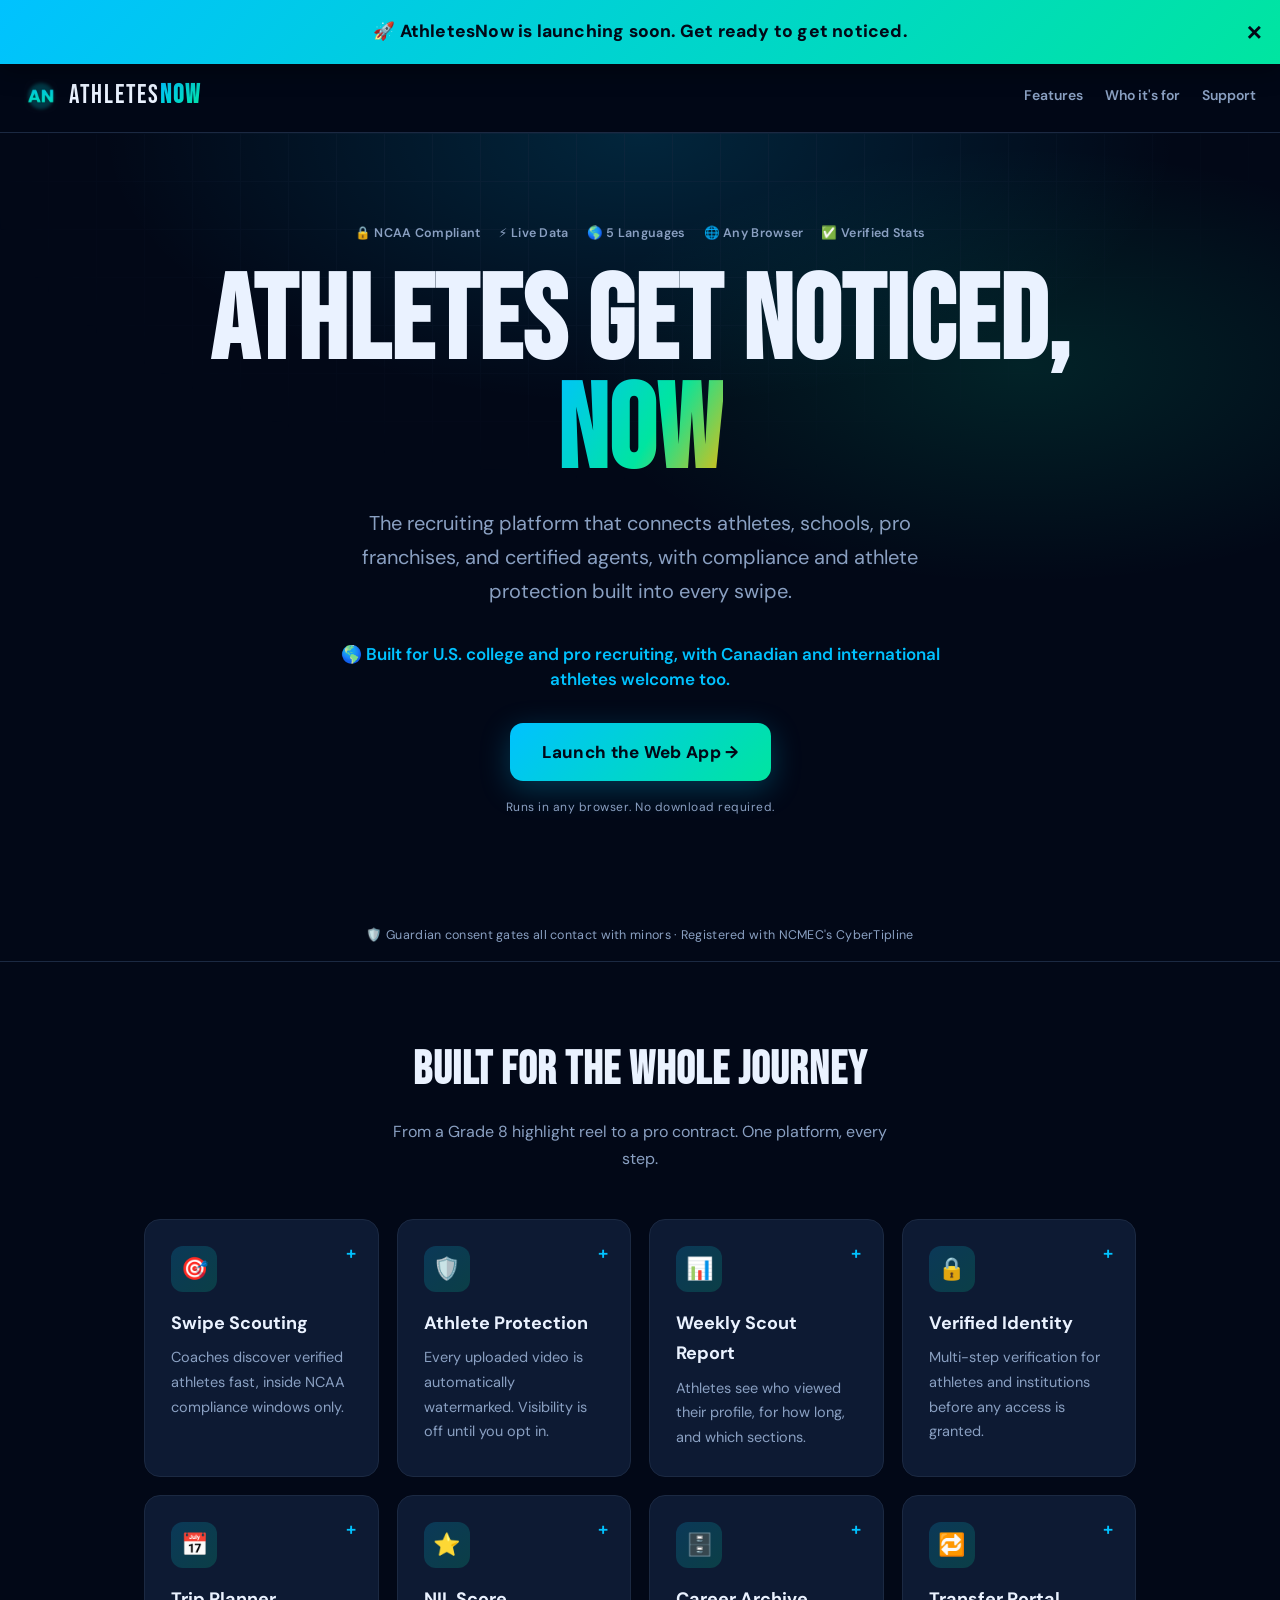
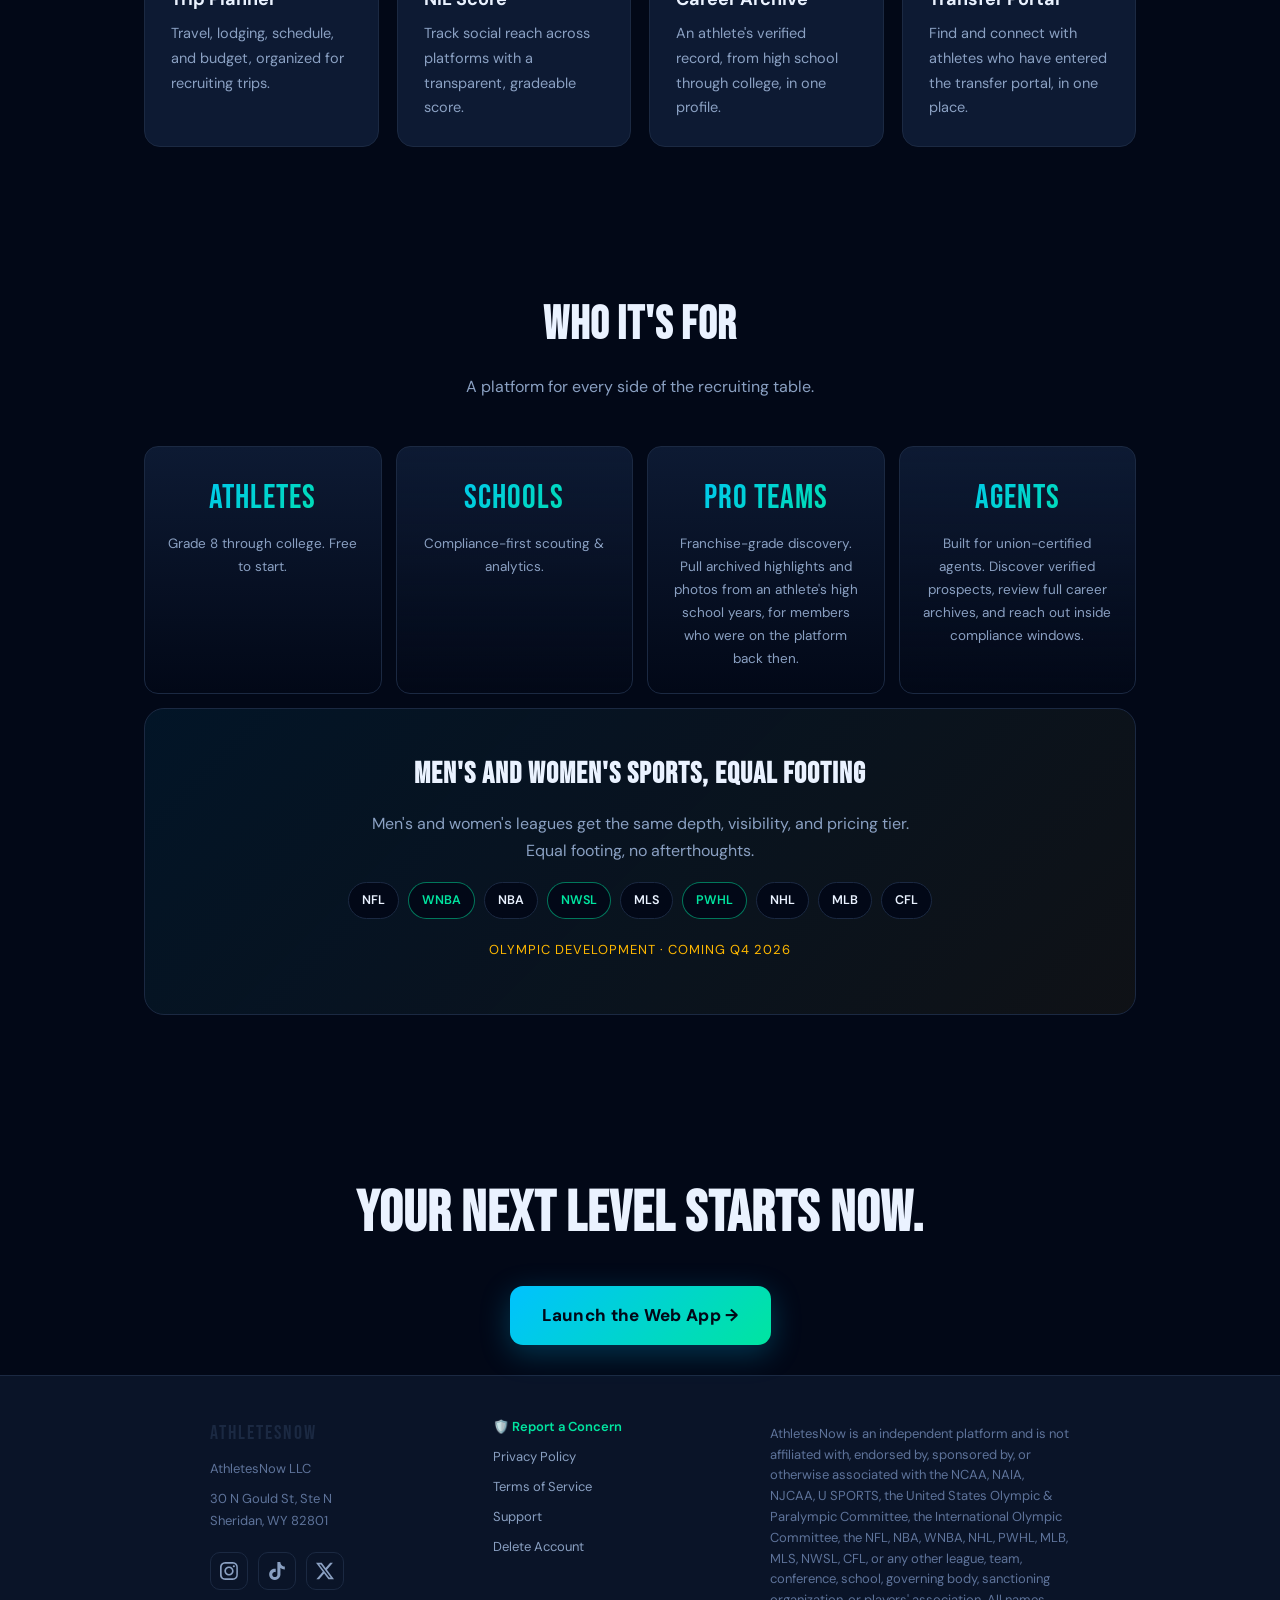
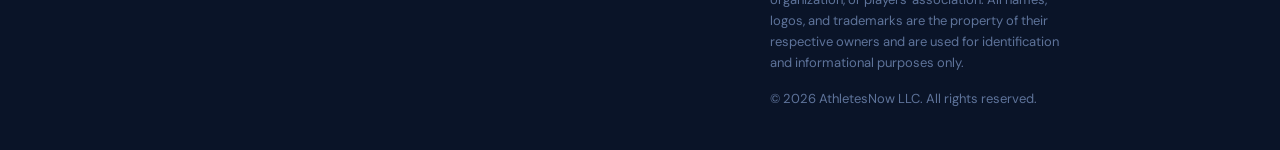
<file: index.html>
<!DOCTYPE html>
<html lang="en">
<head>
<meta charset="UTF-8">
<meta name="viewport" content="width=device-width,initial-scale=1">
<title>AthletesNow | Athletes Get Noticed, Now</title>
<meta name="description" content="AthletesNow is an NCAA compliant athletic recruiting platform connecting athletes, schools, pro franchises, and certified agents. Now live on the web.">
<link rel="icon" type="image/png" href="favicon.png">
<link rel="preconnect" href="https://fonts.googleapis.com">
<link rel="preconnect" href="https://fonts.gstatic.com" crossorigin>
<link href="https://fonts.googleapis.com/css2?family=Bebas+Neue&family=DM+Sans:wght@400;500;600;700;800&display=swap" rel="stylesheet">
<link rel="stylesheet" href="style.css">
<style>
  .hero{position:relative;overflow:hidden;padding:90px 24px 80px;text-align:center;}
  .hero::before{content:"";position:absolute;inset:0;z-index:0;
    background:radial-gradient(60% 50% at 50% 0%,rgba(0,194,255,.16),transparent 70%),
               radial-gradient(50% 40% at 80% 30%,rgba(0,229,160,.12),transparent 70%);}
  .hero::after{content:"";position:absolute;inset:0;z-index:0;opacity:.4;
    background-image:linear-gradient(var(--border) 1px,transparent 1px),
      linear-gradient(90deg,var(--border) 1px,transparent 1px);
    background-size:48px 48px;-webkit-mask-image:radial-gradient(70% 60% at 50% 0%,#000,transparent 75%);
            mask-image:radial-gradient(70% 60% at 50% 0%,#000,transparent 75%);}
  .hero>*{position:relative;z-index:1;}
  .badge{display:inline-block;font-size:12px;font-weight:700;letter-spacing:1.5px;
    text-transform:uppercase;color:var(--green);border:1px solid rgba(0,229,160,.35);
    background:rgba(0,229,160,.08);padding:6px 14px;border-radius:999px;margin-bottom:26px;
    animation:fade .8s ease both;}
  .trust{display:flex;gap:18px;justify-content:center;flex-wrap:wrap;margin-bottom:26px;animation:fade .8s ease both;}
  .trust .chip{display:inline-flex;align-items:center;gap:6px;color:var(--muted);font-size:12.5px;font-weight:600;letter-spacing:.3px;}
  .hero h1{font-family:'Bebas Neue',sans-serif;font-size:clamp(54px,11vw,118px);
    line-height:.92;letter-spacing:1px;margin:0 0 18px;animation:fade .8s .05s ease both;}
  .hero h1 .grad{background:linear-gradient(120deg,var(--cyan),var(--green) 55%,var(--gold));
    -webkit-background-clip:text;background-clip:text;color:transparent;}
  .hero p.lead{max-width:600px;margin:0 auto 34px;color:var(--muted);font-size:clamp(16px,2.4vw,20px);
    animation:fade .8s .1s ease both;}
  .stores{display:flex;gap:14px;justify-content:center;flex-wrap:wrap;animation:fade .8s .15s ease both;}
  .store-btn{display:flex;align-items:center;gap:11px;background:#000;border:1px solid var(--border);
    border-radius:13px;padding:11px 20px;min-width:190px;transition:transform .12s,border-color .2s;}
  .store-btn:hover{transform:translateY(-2px);border-color:var(--cyan);text-decoration:none;}
  .store-btn svg{flex-shrink:0;}
  .store-btn .t{text-align:left;line-height:1.1;}
  .store-btn .t small{display:block;font-size:10px;color:var(--muted);letter-spacing:.5px;}
  .store-btn .t b{font-size:17px;color:#fff;font-weight:600;font-family:'DM Sans';}
  .soon{font-size:11px;color:var(--gold);margin-top:14px;letter-spacing:1px;animation:fade .8s .2s ease both;}
  .web-cta{display:inline-flex;align-items:center;gap:8px;background:linear-gradient(135deg,var(--cyan),var(--green));
    color:var(--navy);font-weight:800;font-size:17px;padding:15px 32px;border-radius:13px;letter-spacing:.3px;
    box-shadow:0 8px 30px rgba(0,194,255,.25);transition:transform .12s,box-shadow .2s;}
  .web-cta:hover{transform:translateY(-2px);text-decoration:none;box-shadow:0 12px 40px rgba(0,229,160,.32);}
  .web-note{font-size:12px;color:var(--muted);margin-top:16px;letter-spacing:.5px;}
  .intl{max-width:640px;margin:2px auto 30px;color:var(--cyan);font-size:clamp(14px,2.1vw,17px);font-weight:600;line-height:1.5;animation:fade .8s .12s ease both;}
  .safety-strip{text-align:center;color:var(--muted);font-size:12.5px;letter-spacing:.3px;padding:15px 24px;border-bottom:1px solid var(--border);}
  #soon-banner{position:fixed;top:0;left:0;right:0;z-index:999;display:none;align-items:center;justify-content:center;gap:12px;background:linear-gradient(135deg,var(--cyan),var(--green));color:var(--navy);font-weight:800;font-size:17.5px;letter-spacing:.2px;padding:17px 54px;text-align:center;box-shadow:0 6px 24px rgba(0,0,0,.4);}
  #soon-banner.show{display:flex;}
  #soon-banner .x{position:absolute;right:18px;top:50%;transform:translateY(-50%);cursor:pointer;font-size:26px;line-height:1;color:var(--navy);background:none;border:none;font-weight:700;padding:0;}
  /* persistent banner: push page + sticky nav down so nothing hides behind it */
  body.banner-on{padding-top:60px;}
  body.banner-on .nav{top:60px;}
  @media(max-width:560px){
    body.banner-on{padding-top:88px;}
    body.banner-on .nav{top:88px;}
    #soon-banner{font-size:15px;padding:14px 44px;}
  }
  @keyframes fade{from{opacity:0;transform:translateY(14px);}to{opacity:1;transform:none;}}

  .section{max-width:1040px;margin:0 auto;padding:70px 24px;}
  .section h2{font-family:'Bebas Neue',sans-serif;font-size:clamp(30px,5vw,46px);
    letter-spacing:1px;text-align:center;margin:0 0 8px;}
  .section .sub{text-align:center;color:var(--muted);margin:0 auto 46px;max-width:520px;}
  .grid{display:grid;grid-template-columns:repeat(auto-fit,minmax(230px,1fr));gap:18px;}
  .card{background:var(--card);border:1px solid var(--border);border-radius:16px;padding:26px;
    transition:transform .15s,border-color .2s;cursor:pointer;position:relative;}
  .card:hover{transform:translateY(-3px);border-color:rgba(0,194,255,.4);}
  .card .ic{width:46px;height:46px;border-radius:12px;display:grid;place-items:center;
    font-size:22px;margin-bottom:16px;background:linear-gradient(135deg,rgba(0,194,255,.18),rgba(0,229,160,.18));}
  .card h3{margin:0 0 7px;font-size:18px;}
  .card p{margin:0;color:var(--muted);font-size:14.5px;}
  .card .more{max-height:0;overflow:hidden;opacity:0;
    transition:max-height .35s ease,opacity .3s ease,margin-top .3s ease;
    color:#c4d3ec;font-size:13.5px;line-height:1.55;margin-top:0;}
  .card.open .more{max-height:340px;opacity:1;margin-top:14px;}
  .card .toggle{position:absolute;top:24px;right:22px;color:var(--cyan);font-size:18px;
    font-weight:600;line-height:1;transition:transform .3s;}
  .card.open .toggle{transform:rotate(45deg);}
  .card .more ul{margin:8px 0 0;padding-left:18px;}
  .card .more li{margin-bottom:6px;}

  .audiences{display:grid;grid-template-columns:repeat(auto-fit,minmax(200px,1fr));gap:14px;}
  .aud{border:1px solid var(--border);border-radius:14px;padding:22px;text-align:center;
    background:linear-gradient(180deg,var(--card),transparent);}
  .aud .big{font-family:'Bebas Neue',sans-serif;font-size:34px;letter-spacing:1px;
    background:linear-gradient(135deg,var(--cyan),var(--green));-webkit-background-clip:text;
    background-clip:text;color:transparent;}
  .aud p{margin:6px 0 0;color:var(--muted);font-size:13.5px;}

  .equity{background:linear-gradient(135deg,rgba(0,194,255,.07),rgba(255,184,0,.05));
    border:1px solid var(--border);border-radius:20px;padding:40px 28px;text-align:center;margin-top:14px;}
  .equity h3{font-family:'Bebas Neue',sans-serif;font-size:30px;letter-spacing:1px;margin:0 0 10px;}
  .equity .leagues{display:flex;flex-wrap:wrap;gap:9px;justify-content:center;margin-top:18px;}
  .equity .pill{font-size:12.5px;font-weight:600;padding:7px 13px;border-radius:999px;
    border:1px solid var(--border);background:var(--navy);color:var(--text);}
  .equity .pill.w{border-color:rgba(0,229,160,.5);color:var(--green);}

  .cta{text-align:center;padding:80px 24px 30px;}
  .cta h2{font-family:'Bebas Neue',sans-serif;font-size:clamp(34px,6vw,58px);letter-spacing:1px;margin:0 0 22px;}
</style>
</head>
<body class="banner-on">

<div id="soon-banner" class="show">
  <span>🚀 AthletesNow is launching soon. Get ready to get noticed.</span>
  <button class="x" type="button" aria-label="Dismiss" onclick="document.getElementById('soon-banner').classList.remove('show');document.body.classList.remove('banner-on');">&times;</button>
</div>

<nav class="nav">
  <a class="brand" href="/"><img src="favicon.png" alt="AthletesNow logo"><span>ATHLETES<b>NOW</b></span></a>
  <div class="links">
    <a href="#features">Features</a>
    <a href="#who">Who it's for</a>
    <a href="/support.html">Support</a>
  </div>
</nav>

<header class="hero">
  <div class="trust">
    <span class="chip">🔒 NCAA Compliant</span>
    <span class="chip">⚡ Live Data</span>
    <span class="chip">🌎 5 Languages</span>
    <span class="chip">🌐 Any Browser</span>
    <span class="chip">✅ Verified Stats</span>
  </div>
  <h1>ATHLETES GET NOTICED,<br><span class="grad">NOW</span></h1>
  <p class="lead">The recruiting platform that connects athletes, schools, pro franchises, and certified agents, with compliance and athlete protection built into every swipe.</p>
  <p class="intl">🌎 Built for U.S. college and pro recruiting, with Canadian and international athletes welcome too.</p>
  <div class="stores">
    <a class="web-cta" href="#" onclick="anowSoon();return false;">Launch the Web App &rarr;</a>
  </div>
  <p class="web-note">Runs in any browser. No download required.</p>
</header>

<div class="safety-strip">🛡️ Guardian consent gates all contact with minors &middot; Registered with NCMEC's CyberTipline</div>

<section class="section" id="features">
  <h2>BUILT FOR THE WHOLE JOURNEY</h2>
  <p class="sub">From a Grade 8 highlight reel to a pro contract. One platform, every step.</p>
  <div class="grid">
    <div class="card" onclick="this.classList.toggle('open')"><span class="toggle">+</span><div class="ic">🎯</div><h3>Swipe Scouting</h3><p>Coaches discover verified athletes fast, inside NCAA compliance windows only.</p><div class="more">Browse athlete profiles with a fast, familiar swipe. Like, save, or pass. Every card is filtered by sport and shows verified stats, highlight video, and academics at a glance.<ul><li>Filter by sport, position, grad year, and region</li><li>Contact windows lock to NCAA rules automatically, so no accidental violations</li><li>Save shortlists and revisit them as the recruiting window opens</li></ul></div></div>
    <div class="card" onclick="this.classList.toggle('open')"><span class="toggle">+</span><div class="ic">🛡️</div><h3>Athlete Protection</h3><p>Every uploaded video is automatically watermarked. Visibility is off until you opt in.</p><div class="more">Protecting young athletes is built into the core, not bolted on.<ul><li>Automatic, permanent watermark on every uploaded video</li><li>Timestamped consent acknowledgment required before each upload</li><li>Profiles are invisible to pro teams, agents, and media until the athlete opts in, per league</li><li>Parent or guardian accounts for athletes under the age of majority</li></ul></div></div>
    <div class="card" onclick="this.classList.toggle('open')"><span class="toggle">+</span><div class="ic">📊</div><h3>Weekly Scout Report</h3><p>Athletes see who viewed their profile, for how long, and which sections.</p><div class="more">Turn interest into insight. Each week, athletes get a clear report of recruiting activity on their profile.<ul><li>Which programs viewed you, and how often</li><li>Time spent and which sections drew the most attention</li><li>Trends over time so you know where momentum is building</li></ul></div></div>
    <div class="card" onclick="this.classList.toggle('open')"><span class="toggle">+</span><div class="ic">🔒</div><h3>Verified Identity</h3><p>Multi-step verification for athletes and institutions before any access is granted.</p><div class="more">Trust starts with knowing everyone is who they say they are.<ul><li>Athletes verify identity and, where applicable, school enrollment</li><li>Institutions complete multi-step verification before gaining scouting access</li><li>Agents must maintain valid union certification</li><li>Instant access revocation if credentials lapse</li></ul></div></div>
    <div class="card" onclick="this.classList.toggle('open')"><span class="toggle">+</span><div class="ic">📅</div><h3>Trip Planner</h3><p>Travel, lodging, schedule, and budget, organized for recruiting trips.</p><div class="more">Everything a coaching staff needs to organize a recruiting trip, in one screen.<ul><li>Travel, lodging, and local logistics for each destination</li><li>Group prospects in the same region into one trip, so staff time and travel are used efficiently</li><li>Estimate and track trip costs against the recruiting budget</li><li>Institutional travel rates to help control recruiting spend</li></ul></div></div>
    <div class="card" onclick="this.classList.toggle('open')"><span class="toggle">+</span><div class="ic">⭐</div><h3>NIL Score</h3><p>Track social reach across platforms with a transparent, gradeable score.</p><div class="more">A clear, transparent measure of an athlete's name, image, and likeness value.<ul><li>Aggregates reach across social platforms into one score</li><li>Helps athletes understand and grow their brand value</li><li>Informational only. Not legal, financial, or eligibility advice</li></ul></div></div>
    <div class="card" onclick="this.classList.toggle('open')"><span class="toggle">+</span><div class="ic">🗄️</div><h3>Career Archive</h3><p>An athlete's verified record, from high school through college, in one profile.</p><div class="more">When an athlete takes the full journey, their history travels with them. Pro teams and franchises can evaluate a complete, verified career arc rather than a single recent clip.<ul><li>Verified stats, highlights, and photos from high school through college, for athletes who grew up on the platform</li><li>See how a prospect has developed season over season</li><li>Archived footage and milestones tied to one verified identity</li><li>Available to pro teams only for athletes who have opted into pro visibility</li></ul></div></div>
    <div class="card" onclick="this.classList.toggle('open')"><span class="toggle">+</span><div class="ic">🔁</div><h3>Transfer Portal</h3><p>Find and connect with athletes who have entered the transfer portal, in one place.</p><div class="more">Recruiting does not stop at high school. Coaches can identify and evaluate players who are actively looking for their next program.<ul><li>Browse verified athletes who have entered the transfer portal</li><li>Filter by sport, position, division, and region</li><li>See eligibility, stats, and highlights at a glance</li><li>Contact stays within applicable compliance windows and rules</li></ul></div></div>
  </div>
</section>

<section class="section" id="who">
  <h2>WHO IT'S FOR</h2>
  <p class="sub">A platform for every side of the recruiting table.</p>
  <div class="audiences">
    <div class="aud"><div class="big">ATHLETES</div><p>Grade 8 through college. Free to start.</p></div>
    <div class="aud"><div class="big">SCHOOLS</div><p>Compliance-first scouting & analytics.</p></div>
    <div class="aud"><div class="big">PRO TEAMS</div><p>Franchise-grade discovery. Pull archived highlights and photos from an athlete's high school years, for members who were on the platform back then.</p></div>
    <div class="aud"><div class="big">AGENTS</div><p>Built for union-certified agents. Discover verified prospects, review full career archives, and reach out inside compliance windows.</p></div>
  </div>

  <div class="equity">
    <h3>MEN'S AND WOMEN'S SPORTS, EQUAL FOOTING</h3>
    <p style="color:var(--muted);max-width:560px;margin:0 auto;">Men's and women's leagues get the same depth, visibility, and pricing tier. Equal footing, no afterthoughts.</p>
    <div class="leagues">
      <span class="pill">NFL</span><span class="pill w">WNBA</span><span class="pill">NBA</span>
      <span class="pill w">NWSL</span><span class="pill">MLS</span><span class="pill w">PWHL</span>
      <span class="pill">NHL</span><span class="pill">MLB</span><span class="pill">CFL</span>
    </div>
    <p style="margin-top:20px;font-size:13px;color:var(--gold);letter-spacing:1px;">OLYMPIC DEVELOPMENT · COMING Q4 2026</p>
  </div>
</section>

<section class="cta">
  <h2>YOUR NEXT LEVEL STARTS NOW.</h2>
  <div class="stores">
    <a class="web-cta" href="#" onclick="anowSoon();return false;">Launch the Web App &rarr;</a>
  </div>
</section>

<footer>
  <div class="inner">
    <div class="col">
      <span class="brandline">ATHLETESNOW</span>
      <span>AthletesNow LLC</span>
      <span>30 N Gould St, Ste N<br>Sheridan, WY 82801</span>
      <div class="social"><a href="https://instagram.com/athletesnowofficial" target="_blank" rel="noopener" aria-label="AthletesNow on Instagram"><svg viewBox="0 0 24 24" aria-hidden="true"><path d="M7.03.084c-1.277.06-2.149.264-2.911.563-.789.308-1.458.72-2.123 1.388S.766 3.396.461 4.188c-.295.764-.496 1.637-.552 2.914C-.147 8.377-.16 8.788-.153 12.047c.006 3.259.02 3.667.083 4.947.06 1.277.264 2.148.563 2.911.308.789.72 1.457 1.388 2.123.668.665 1.337 1.074 2.129 1.38.763.295 1.636.496 2.913.552 1.277.056 1.688.069 4.946.063 3.258-.006 3.668-.021 4.948-.081 1.28-.061 2.147-.265 2.911-.563.789-.309 1.458-.72 2.123-1.388.665-.668 1.074-1.337 1.379-2.129.295-.763.496-1.636.552-2.912.056-1.281.069-1.69.063-4.948-.006-3.258-.021-3.667-.082-4.947-.06-1.28-.264-2.149-.563-2.912-.308-.789-.72-1.457-1.388-2.123C21.298 1.33 20.628.921 19.838.616 19.074.321 18.202.12 16.924.064 15.647.008 15.236-.005 11.977.001 8.718.008 8.31.022 7.03.084m.14 21.693c-1.17-.05-1.801-.245-2.201-.403-.556-.216-.951-.464-1.361-.87-.41-.404-.658-.804-.879-1.361-.157-.4-.353-1.03-.406-2.2-.057-1.274-.06-1.66-.06-4.89.006-3.229.006-3.229.006-4.888.05-1.169.246-1.8.402-2.2.216-.556.464-.951.87-1.361.406-.41.805-.658 1.361-.879.4-.157 1.03-.352 2.2-.405 1.275-.06 1.66-.06 4.89-.06 3.228 0 3.228 0 4.887.006 1.169.051 1.8.245 2.2.403.556.216.951.464 1.36.87.41.405.658.804.88 1.361.157.4.352 1.03.405 2.2.06 1.274.064 1.66.06 4.89-.004 3.228 0 3.228-.006 4.887-.051 1.169-.245 1.8-.403 2.2-.216.556-.464.951-.87 1.361-.406.41-.804.658-1.361.879-.4.157-1.03.352-2.199.405-1.275.06-1.66.066-4.89.06-3.229-.004-3.229-.004-4.888-.005m9.86-16.141c0 .794.645 1.438 1.439 1.438.794 0 1.439-.644 1.439-1.438 0-.794-.645-1.438-1.44-1.438-.793 0-1.438.644-1.438 1.438M5.838 12.01c.006 3.402 2.766 6.151 6.169 6.145 3.402-.007 6.152-2.767 6.145-6.169-.008-3.403-2.767-6.152-6.169-6.145-3.402.007-6.152 2.766-6.145 6.169M8 12.005c-.004-2.208 1.786-4.003 3.993-4.008 2.208-.004 4.004 1.786 4.008 3.993.004 2.208-1.786 4.004-3.993 4.008C9.808 16.006 8.004 14.213 8 12.005"/></svg></a><a href="https://www.tiktok.com/@athletesnowofficial" target="_blank" rel="noopener" aria-label="AthletesNow on TikTok"><svg viewBox="0 0 24 24" aria-hidden="true"><path d="M12.525.02c1.31-.02 2.61-.01 3.91-.02.08 1.53.63 3.09 1.75 4.17 1.12 1.11 2.7 1.62 4.24 1.79v4.03c-1.44-.05-2.89-.35-4.2-.97-.57-.26-1.1-.59-1.62-.93-.01 2.92.01 5.84-.02 8.75-.08 1.4-.54 2.79-1.35 3.94-1.31 1.92-3.58 3.17-5.91 3.21-1.43.08-2.86-.31-4.08-1.03-2.02-1.19-3.44-3.37-3.65-5.71-.02-.5-.03-1-.01-1.49.18-1.9 1.12-3.72 2.58-4.96 1.66-1.44 3.98-2.13 6.15-1.72.02 1.48-.04 2.96-.04 4.44-.99-.32-2.15-.23-3.02.37-.63.41-1.11 1.04-1.36 1.75-.21.51-.15 1.07-.14 1.61.24 1.64 1.82 3.02 3.5 2.87 1.12-.01 2.19-.66 2.77-1.61.19-.33.4-.67.41-1.06.1-1.79.06-3.57.07-5.36.01-4.03-.01-8.05.02-12.07z"/></svg></a><a href="https://x.com/athletesnowapp" target="_blank" rel="noopener" aria-label="AthletesNow on X"><svg viewBox="0 0 24 24" aria-hidden="true"><path d="M18.901 1.153h3.68l-8.04 9.19L24 22.846h-7.406l-5.8-7.584-6.638 7.584H.474l8.6-9.83L0 1.154h7.594l5.243 6.932ZM17.61 20.644h2.039L6.486 3.24H4.298Z"/></svg></a></div>
    </div>
    <div class="col">
      <a href="https://report.cybertip.org" target="_blank" rel="noopener" style="color:var(--green);font-weight:600;">🛡️ Report a Concern</a>
      <a href="/privacy.html">Privacy Policy</a>
      <a href="/terms.html">Terms of Service</a>
      <a href="/support.html">Support</a>
      <a href="/delete-account.html">Delete Account</a>
    </div>
    <div class="col" style="max-width:300px;">
      <span class="legal-line">AthletesNow is an independent platform and is not affiliated with, endorsed by, sponsored by, or otherwise associated with the NCAA, NAIA, NJCAA, U SPORTS, the United States Olympic &amp; Paralympic Committee, the International Olympic Committee, the NFL, NBA, WNBA, NHL, PWHL, MLB, MLS, NWSL, CFL, or any other league, team, conference, school, governing body, sanctioning organization, or players' association. All names, logos, and trademarks are the property of their respective owners and are used for identification and informational purposes only.</span>
      <span class="legal-line">© 2026 AthletesNow LLC. All rights reserved.</span>
    </div>
  </div>
</footer>

<script>
function anowSoon(){var b=document.getElementById('soon-banner');if(b){b.classList.add('show');document.body.classList.add('banner-on');window.scrollTo({top:0,behavior:'smooth'});}}
</script>
</body>
</html>
</file>
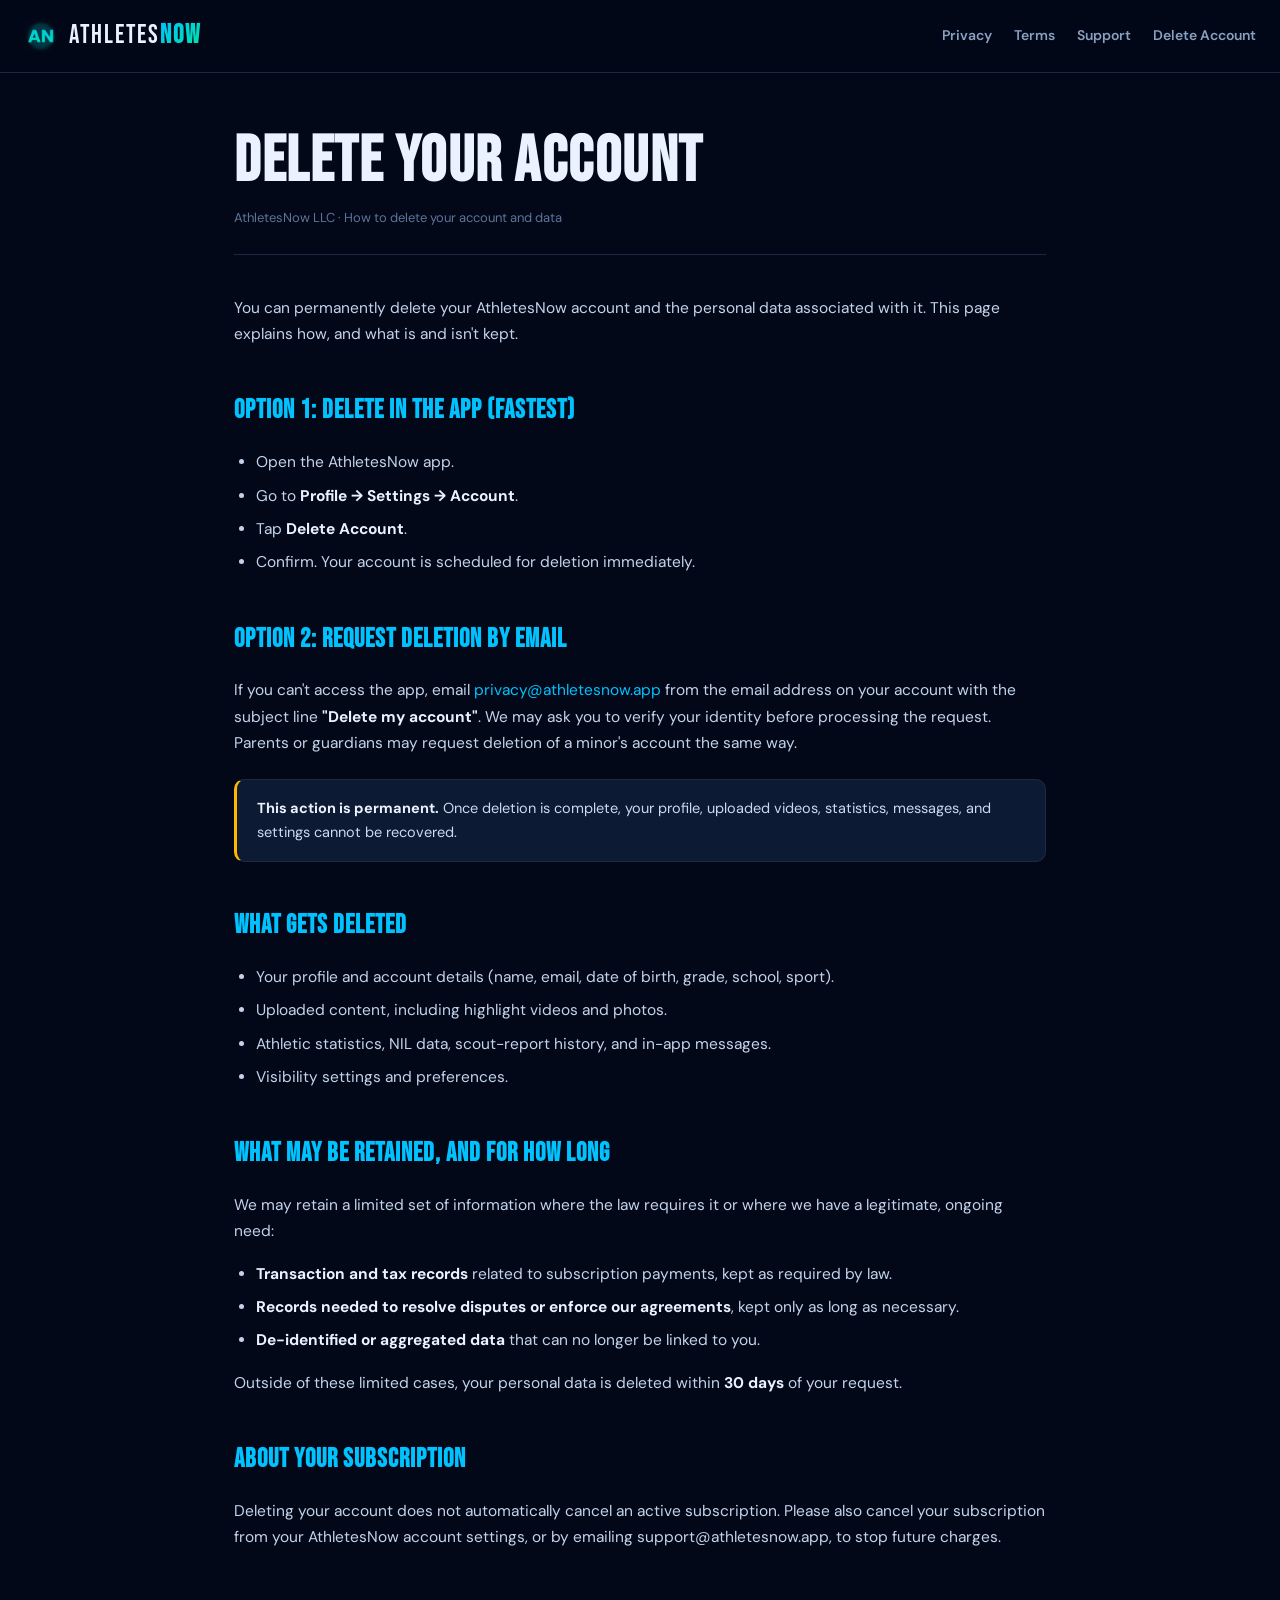
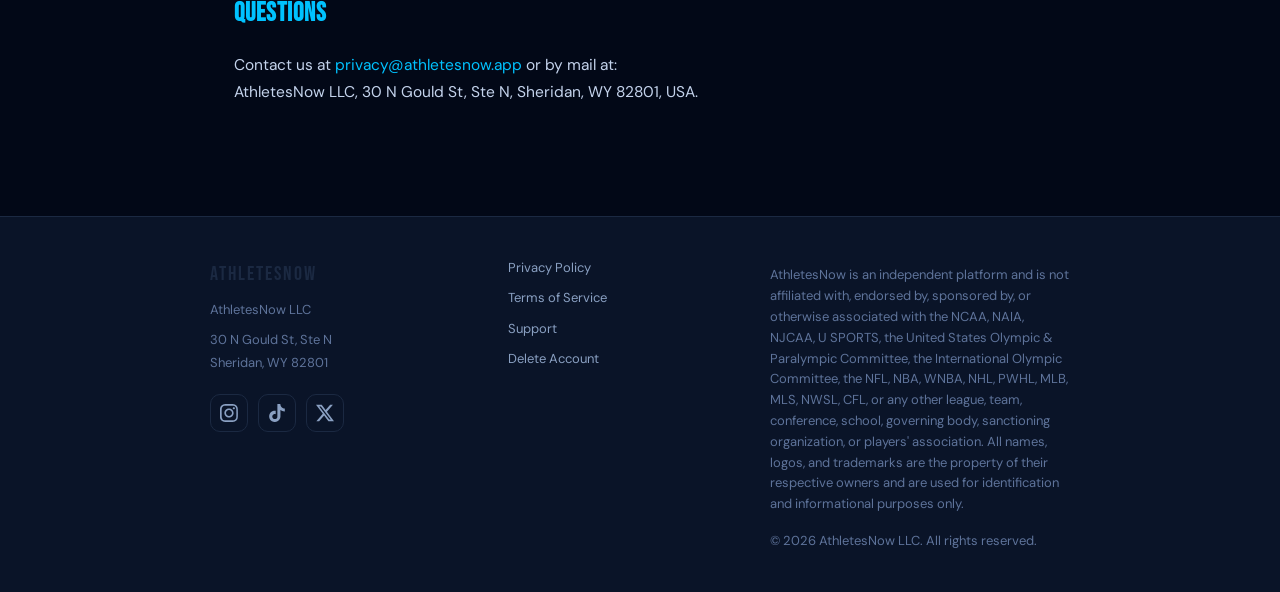
<file: delete-account.html>
<!DOCTYPE html>
<html lang="en">
<head>
<meta charset="UTF-8">
<meta name="viewport" content="width=device-width,initial-scale=1">
<title>Delete Your Account | AthletesNow</title>
<meta name="description" content="How to permanently delete your AthletesNow account and data.">
<link rel="icon" type="image/png" href="favicon.png">
<link rel="preconnect" href="https://fonts.googleapis.com">
<link rel="preconnect" href="https://fonts.gstatic.com" crossorigin>
<link href="https://fonts.googleapis.com/css2?family=Bebas+Neue&family=DM+Sans:wght@400;500;600;700;800&display=swap" rel="stylesheet">
<link rel="stylesheet" href="style.css">
</head>
<body>
<nav class="nav">
  <a class="brand" href="/"><img src="favicon.png" alt="AthletesNow logo"><span>ATHLETES<b>NOW</b></span></a>
  <div class="links">
    <a href="/privacy.html">Privacy</a>
    <a href="/terms.html">Terms</a>
    <a href="/support.html">Support</a>
    <a href="/delete-account.html">Delete Account</a>
  </div>
</nav>
<main class="wrap legal">

<h1>Delete Your Account</h1>
<p class="updated">AthletesNow LLC · How to delete your account and data</p>

<p>You can permanently delete your AthletesNow account and the personal data associated with it. This page explains how, and what is and isn't kept.</p>

<h2>Option 1: Delete in the app (fastest)</h2>
<ul>
  <li>Open the AthletesNow app.</li>
  <li>Go to <strong>Profile → Settings → Account</strong>.</li>
  <li>Tap <strong>Delete Account</strong>.</li>
  <li>Confirm. Your account is scheduled for deletion immediately.</li>
</ul>

<h2>Option 2: Request deletion by email</h2>
<p>If you can't access the app, email <a href="mailto:privacy@athletesnow.app">privacy@athletesnow.app</a> from the email address on your account with the subject line <strong>"Delete my account"</strong>. We may ask you to verify your identity before processing the request. Parents or guardians may request deletion of a minor's account the same way.</p>

<div class="callout"><p><strong>This action is permanent.</strong> Once deletion is complete, your profile, uploaded videos, statistics, messages, and settings cannot be recovered.</p></div>

<h2>What gets deleted</h2>
<ul>
  <li>Your profile and account details (name, email, date of birth, grade, school, sport).</li>
  <li>Uploaded content, including highlight videos and photos.</li>
  <li>Athletic statistics, NIL data, scout-report history, and in-app messages.</li>
  <li>Visibility settings and preferences.</li>
</ul>

<h2>What may be retained, and for how long</h2>
<p>We may retain a limited set of information where the law requires it or where we have a legitimate, ongoing need:</p>
<ul>
  <li><strong>Transaction and tax records</strong> related to subscription payments, kept as required by law.</li>
  <li><strong>Records needed to resolve disputes or enforce our agreements</strong>, kept only as long as necessary.</li>
  <li><strong>De-identified or aggregated data</strong> that can no longer be linked to you.</li>
</ul>
<p>Outside of these limited cases, your personal data is deleted within <strong>30 days</strong> of your request.</p>

<h2>About your subscription</h2>
<p>Deleting your account does not automatically cancel an active subscription. Please also cancel your subscription from your AthletesNow account settings, or by emailing support@athletesnow.app, to stop future charges.</p>

<h2>Questions</h2>
<p>Contact us at <a href="mailto:privacy@athletesnow.app">privacy@athletesnow.app</a> or by mail at:<br>
AthletesNow LLC, 30 N Gould St, Ste N, Sheridan, WY 82801, USA.</p>

</main>
<footer>
  <div class="inner">
    <div class="col">
      <span class="brandline">ATHLETESNOW</span>
      <span>AthletesNow LLC</span>
      <span>30 N Gould St, Ste N<br>Sheridan, WY 82801</span>
      <div class="social"><a href="https://instagram.com/athletesnowofficial" target="_blank" rel="noopener" aria-label="AthletesNow on Instagram"><svg viewBox="0 0 24 24" aria-hidden="true"><path d="M7.03.084c-1.277.06-2.149.264-2.911.563-.789.308-1.458.72-2.123 1.388S.766 3.396.461 4.188c-.295.764-.496 1.637-.552 2.914C-.147 8.377-.16 8.788-.153 12.047c.006 3.259.02 3.667.083 4.947.06 1.277.264 2.148.563 2.911.308.789.72 1.457 1.388 2.123.668.665 1.337 1.074 2.129 1.38.763.295 1.636.496 2.913.552 1.277.056 1.688.069 4.946.063 3.258-.006 3.668-.021 4.948-.081 1.28-.061 2.147-.265 2.911-.563.789-.309 1.458-.72 2.123-1.388.665-.668 1.074-1.337 1.379-2.129.295-.763.496-1.636.552-2.912.056-1.281.069-1.69.063-4.948-.006-3.258-.021-3.667-.082-4.947-.06-1.28-.264-2.149-.563-2.912-.308-.789-.72-1.457-1.388-2.123C21.298 1.33 20.628.921 19.838.616 19.074.321 18.202.12 16.924.064 15.647.008 15.236-.005 11.977.001 8.718.008 8.31.022 7.03.084m.14 21.693c-1.17-.05-1.801-.245-2.201-.403-.556-.216-.951-.464-1.361-.87-.41-.404-.658-.804-.879-1.361-.157-.4-.353-1.03-.406-2.2-.057-1.274-.06-1.66-.06-4.89.006-3.229.006-3.229.006-4.888.05-1.169.246-1.8.402-2.2.216-.556.464-.951.87-1.361.406-.41.805-.658 1.361-.879.4-.157 1.03-.352 2.2-.405 1.275-.06 1.66-.06 4.89-.06 3.228 0 3.228 0 4.887.006 1.169.051 1.8.245 2.2.403.556.216.951.464 1.36.87.41.405.658.804.88 1.361.157.4.352 1.03.405 2.2.06 1.274.064 1.66.06 4.89-.004 3.228 0 3.228-.006 4.887-.051 1.169-.245 1.8-.403 2.2-.216.556-.464.951-.87 1.361-.406.41-.804.658-1.361.879-.4.157-1.03.352-2.199.405-1.275.06-1.66.066-4.89.06-3.229-.004-3.229-.004-4.888-.005m9.86-16.141c0 .794.645 1.438 1.439 1.438.794 0 1.439-.644 1.439-1.438 0-.794-.645-1.438-1.44-1.438-.793 0-1.438.644-1.438 1.438M5.838 12.01c.006 3.402 2.766 6.151 6.169 6.145 3.402-.007 6.152-2.767 6.145-6.169-.008-3.403-2.767-6.152-6.169-6.145-3.402.007-6.152 2.766-6.145 6.169M8 12.005c-.004-2.208 1.786-4.003 3.993-4.008 2.208-.004 4.004 1.786 4.008 3.993.004 2.208-1.786 4.004-3.993 4.008C9.808 16.006 8.004 14.213 8 12.005"/></svg></a><a href="https://www.tiktok.com/@athletesnowofficial" target="_blank" rel="noopener" aria-label="AthletesNow on TikTok"><svg viewBox="0 0 24 24" aria-hidden="true"><path d="M12.525.02c1.31-.02 2.61-.01 3.91-.02.08 1.53.63 3.09 1.75 4.17 1.12 1.11 2.7 1.62 4.24 1.79v4.03c-1.44-.05-2.89-.35-4.2-.97-.57-.26-1.1-.59-1.62-.93-.01 2.92.01 5.84-.02 8.75-.08 1.4-.54 2.79-1.35 3.94-1.31 1.92-3.58 3.17-5.91 3.21-1.43.08-2.86-.31-4.08-1.03-2.02-1.19-3.44-3.37-3.65-5.71-.02-.5-.03-1-.01-1.49.18-1.9 1.12-3.72 2.58-4.96 1.66-1.44 3.98-2.13 6.15-1.72.02 1.48-.04 2.96-.04 4.44-.99-.32-2.15-.23-3.02.37-.63.41-1.11 1.04-1.36 1.75-.21.51-.15 1.07-.14 1.61.24 1.64 1.82 3.02 3.5 2.87 1.12-.01 2.19-.66 2.77-1.61.19-.33.4-.67.41-1.06.1-1.79.06-3.57.07-5.36.01-4.03-.01-8.05.02-12.07z"/></svg></a><a href="https://x.com/athletesnowapp" target="_blank" rel="noopener" aria-label="AthletesNow on X"><svg viewBox="0 0 24 24" aria-hidden="true"><path d="M18.901 1.153h3.68l-8.04 9.19L24 22.846h-7.406l-5.8-7.584-6.638 7.584H.474l8.6-9.83L0 1.154h7.594l5.243 6.932ZM17.61 20.644h2.039L6.486 3.24H4.298Z"/></svg></a></div>
    </div>
    <div class="col">
      <a href="/privacy.html">Privacy Policy</a>
      <a href="/terms.html">Terms of Service</a>
      <a href="/support.html">Support</a>
      <a href="/delete-account.html">Delete Account</a>
    </div>
    <div class="col" style="max-width:300px;">
      <span class="legal-line">AthletesNow is an independent platform and is not affiliated with, endorsed by, sponsored by, or otherwise associated with the NCAA, NAIA, NJCAA, U SPORTS, the United States Olympic &amp; Paralympic Committee, the International Olympic Committee, the NFL, NBA, WNBA, NHL, PWHL, MLB, MLS, NWSL, CFL, or any other league, team, conference, school, governing body, sanctioning organization, or players' association. All names, logos, and trademarks are the property of their respective owners and are used for identification and informational purposes only.</span>
      <span class="legal-line">© 2026 AthletesNow LLC. All rights reserved.</span>
    </div>
  </div>
</footer>
</body>
</html>
</file>
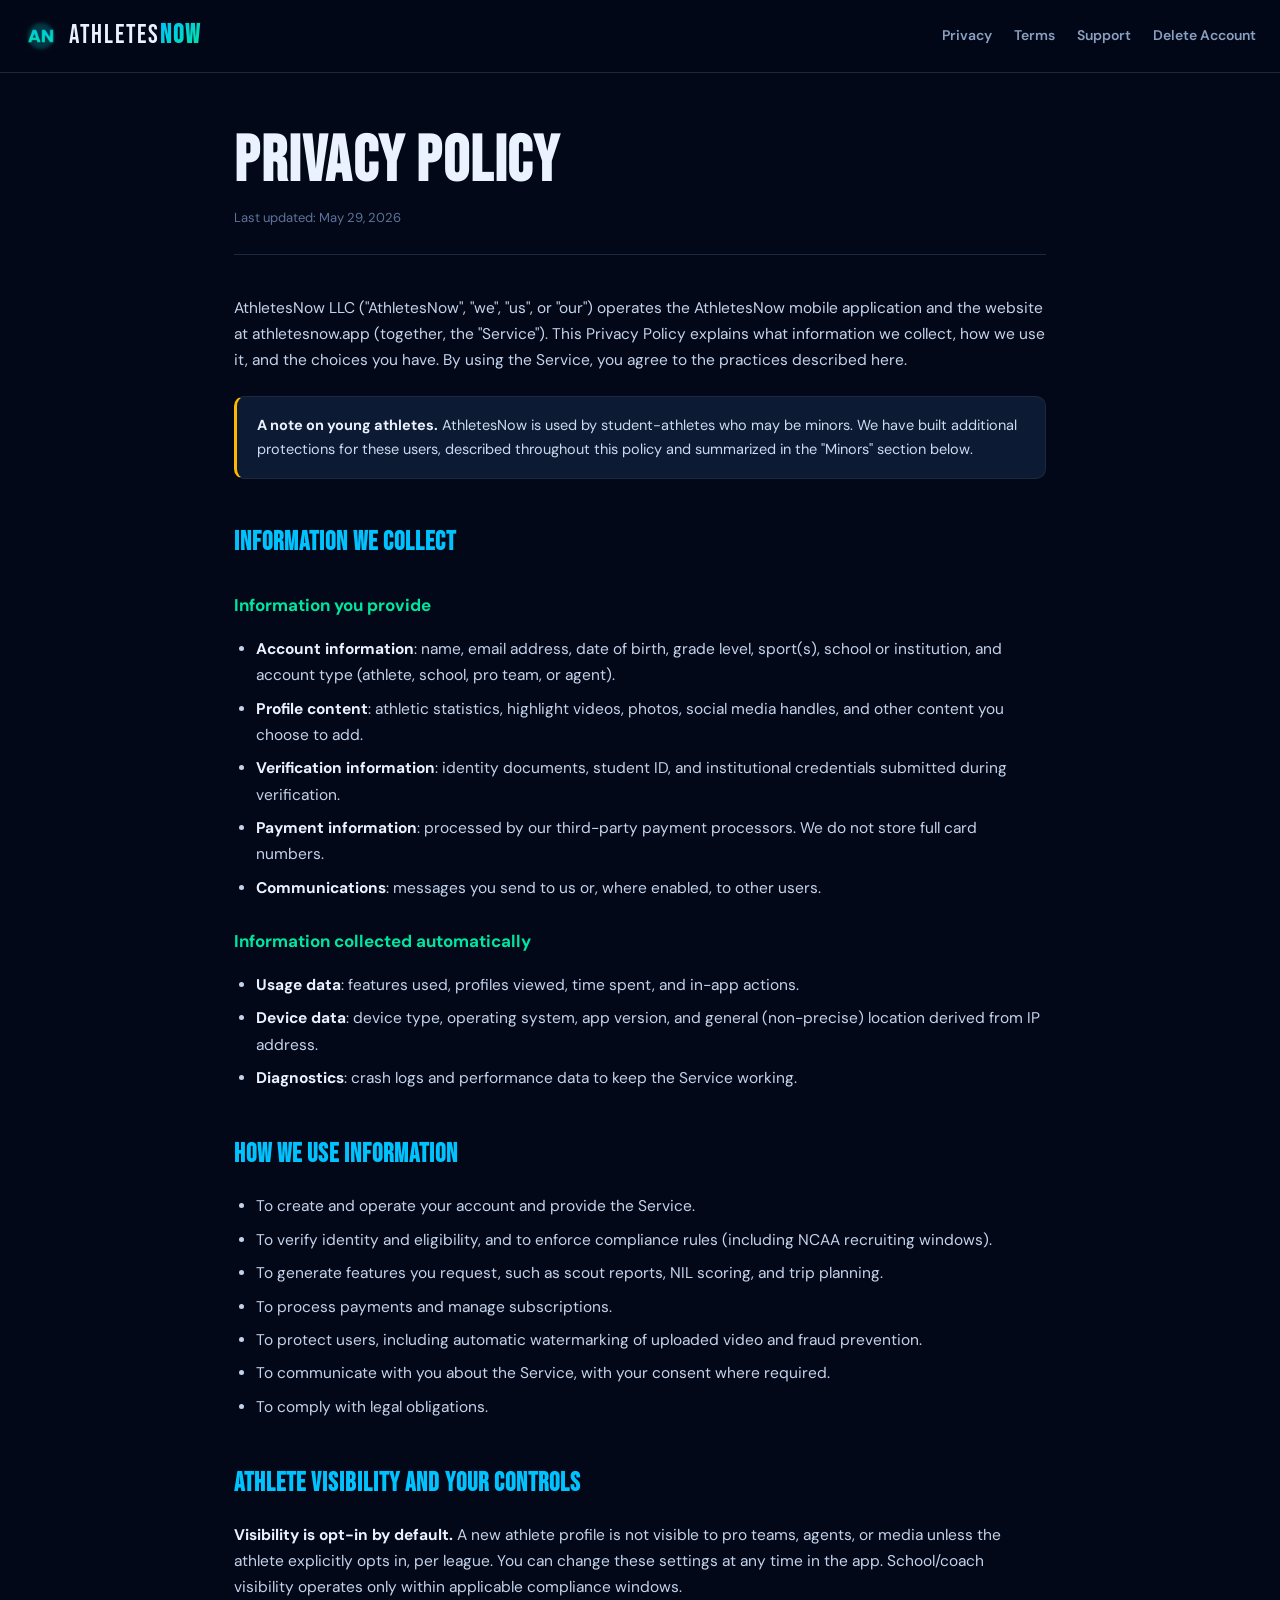
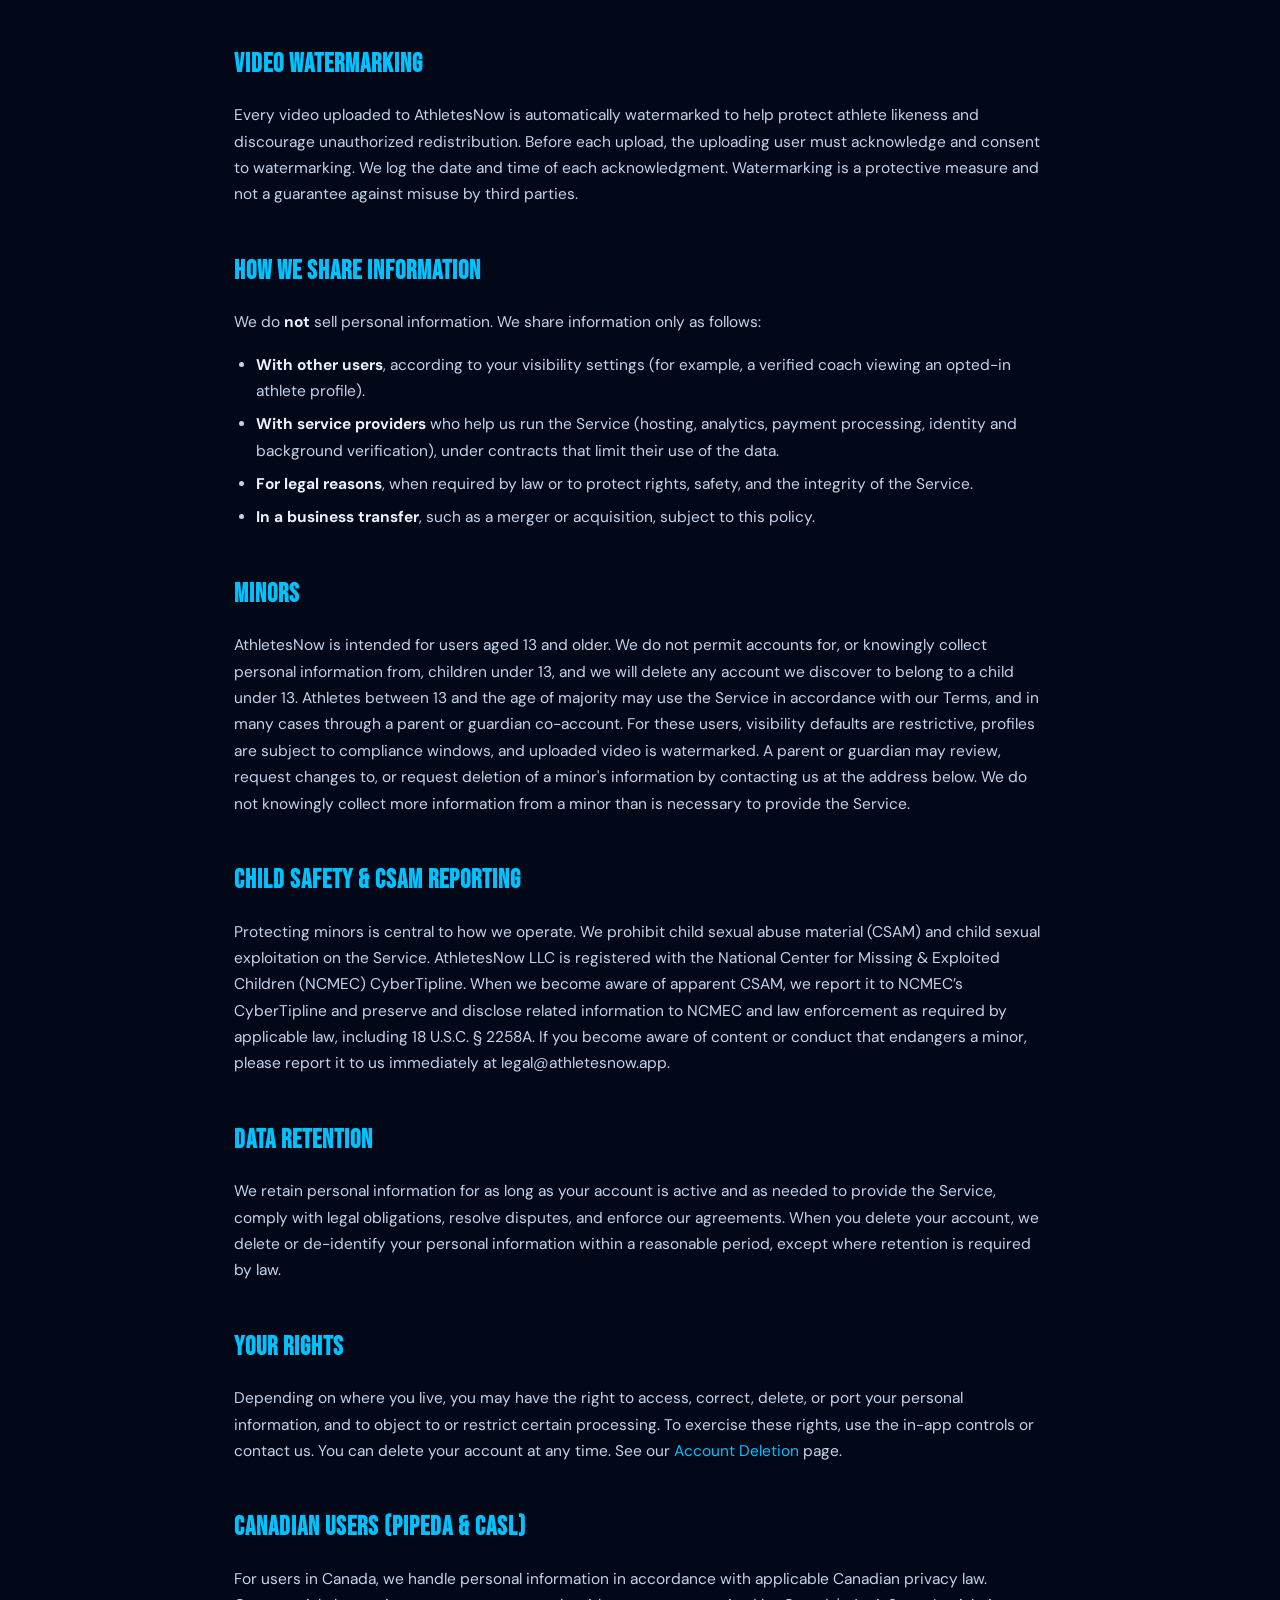
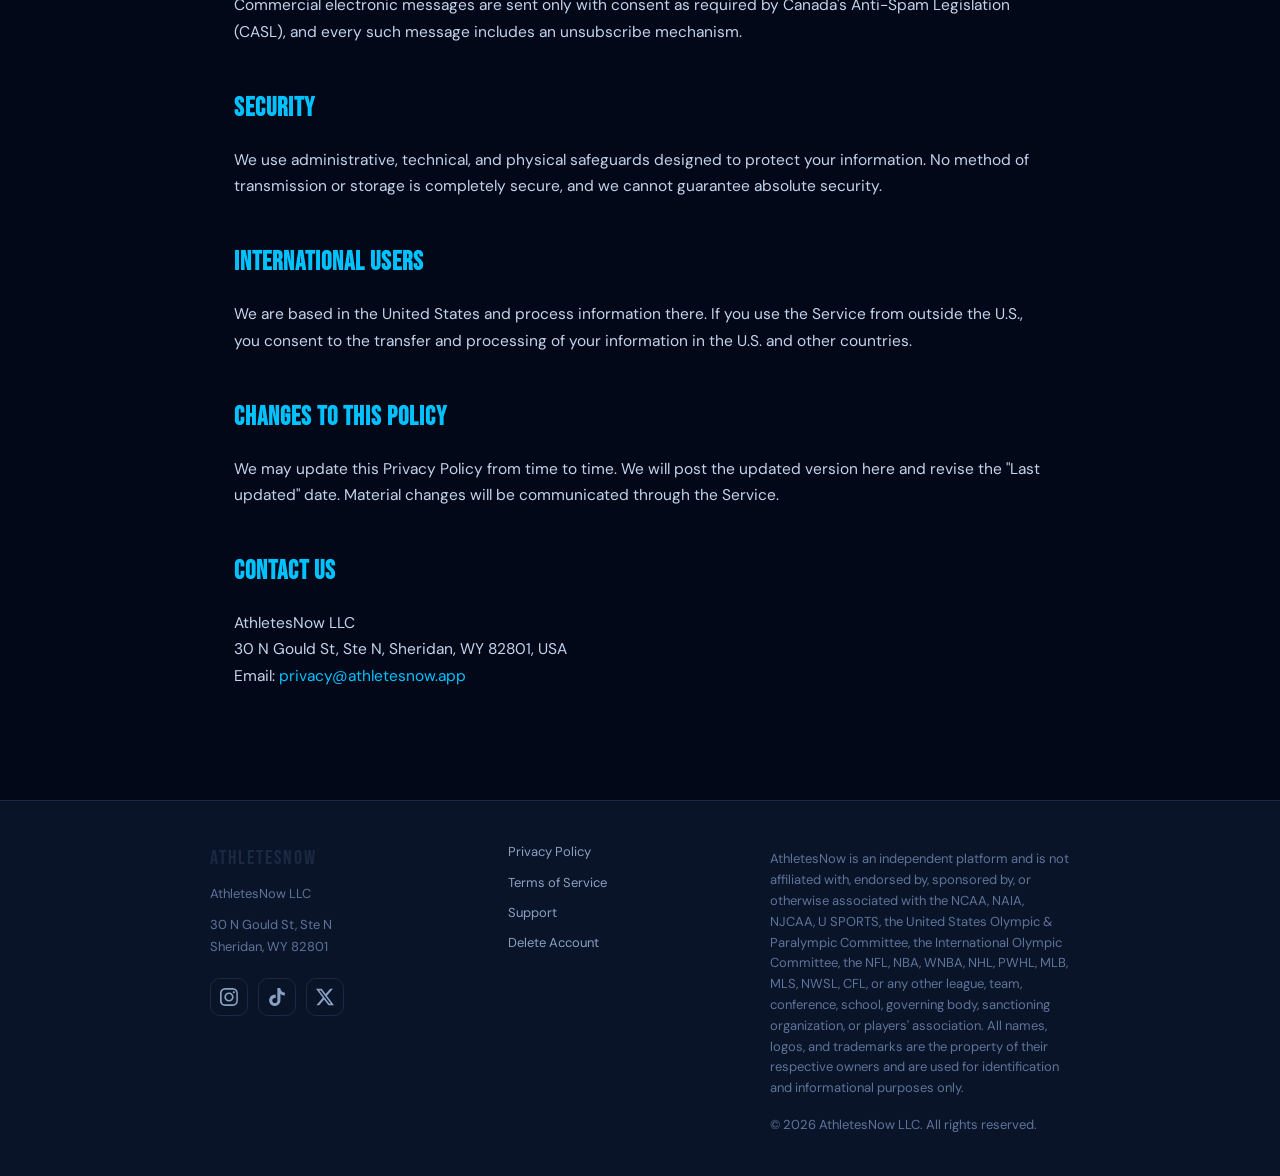
<file: privacy.html>
<!DOCTYPE html>
<html lang="en">
<head>
<meta charset="UTF-8">
<meta name="viewport" content="width=device-width,initial-scale=1">
<title>Privacy Policy | AthletesNow</title>
<meta name="description" content="How AthletesNow collects, uses, and protects your information.">
<link rel="icon" type="image/png" href="favicon.png">
<link rel="preconnect" href="https://fonts.googleapis.com">
<link rel="preconnect" href="https://fonts.gstatic.com" crossorigin>
<link href="https://fonts.googleapis.com/css2?family=Bebas+Neue&family=DM+Sans:wght@400;500;600;700;800&display=swap" rel="stylesheet">
<link rel="stylesheet" href="style.css">
</head>
<body>
<nav class="nav">
  <a class="brand" href="/"><img src="favicon.png" alt="AthletesNow logo"><span>ATHLETES<b>NOW</b></span></a>
  <div class="links">
    <a href="/privacy.html">Privacy</a>
    <a href="/terms.html">Terms</a>
    <a href="/support.html">Support</a>
    <a href="/delete-account.html">Delete Account</a>
  </div>
</nav>
<main class="wrap legal">

<h1>Privacy Policy</h1>
<p class="updated">Last updated: May 29, 2026</p>

<p>AthletesNow LLC ("AthletesNow", "we", "us", or "our") operates the AthletesNow mobile application and the website at athletesnow.app (together, the "Service"). This Privacy Policy explains what information we collect, how we use it, and the choices you have. By using the Service, you agree to the practices described here.</p>

<div class="callout"><p><strong>A note on young athletes.</strong> AthletesNow is used by student-athletes who may be minors. We have built additional protections for these users, described throughout this policy and summarized in the "Minors" section below.</p></div>

<h2>Information We Collect</h2>
<h3>Information you provide</h3>
<ul>
  <li><strong>Account information</strong>: name, email address, date of birth, grade level, sport(s), school or institution, and account type (athlete, school, pro team, or agent).</li>
  <li><strong>Profile content</strong>: athletic statistics, highlight videos, photos, social media handles, and other content you choose to add.</li>
  <li><strong>Verification information</strong>: identity documents, student ID, and institutional credentials submitted during verification.</li>
  <li><strong>Payment information</strong>: processed by our third-party payment processors. We do not store full card numbers.</li>
  <li><strong>Communications</strong>: messages you send to us or, where enabled, to other users.</li>
</ul>
<h3>Information collected automatically</h3>
<ul>
  <li><strong>Usage data</strong>: features used, profiles viewed, time spent, and in-app actions.</li>
  <li><strong>Device data</strong>: device type, operating system, app version, and general (non-precise) location derived from IP address.</li>
  <li><strong>Diagnostics</strong>: crash logs and performance data to keep the Service working.</li>
</ul>

<h2>How We Use Information</h2>
<ul>
  <li>To create and operate your account and provide the Service.</li>
  <li>To verify identity and eligibility, and to enforce compliance rules (including NCAA recruiting windows).</li>
  <li>To generate features you request, such as scout reports, NIL scoring, and trip planning.</li>
  <li>To process payments and manage subscriptions.</li>
  <li>To protect users, including automatic watermarking of uploaded video and fraud prevention.</li>
  <li>To communicate with you about the Service, with your consent where required.</li>
  <li>To comply with legal obligations.</li>
</ul>

<h2>Athlete Visibility and Your Controls</h2>
<p><strong>Visibility is opt-in by default.</strong> A new athlete profile is not visible to pro teams, agents, or media unless the athlete explicitly opts in, per league. You can change these settings at any time in the app. School/coach visibility operates only within applicable compliance windows.</p>

<h2>Video Watermarking</h2>
<p>Every video uploaded to AthletesNow is automatically watermarked to help protect athlete likeness and discourage unauthorized redistribution. Before each upload, the uploading user must acknowledge and consent to watermarking. We log the date and time of each acknowledgment. Watermarking is a protective measure and not a guarantee against misuse by third parties.</p>

<h2>How We Share Information</h2>
<p>We do <strong>not</strong> sell personal information. We share information only as follows:</p>
<ul>
  <li><strong>With other users</strong>, according to your visibility settings (for example, a verified coach viewing an opted-in athlete profile).</li>
  <li><strong>With service providers</strong> who help us run the Service (hosting, analytics, payment processing, identity and background verification), under contracts that limit their use of the data.</li>
  <li><strong>For legal reasons</strong>, when required by law or to protect rights, safety, and the integrity of the Service.</li>
  <li><strong>In a business transfer</strong>, such as a merger or acquisition, subject to this policy.</li>
</ul>

<h2>Minors</h2>
<p>AthletesNow is intended for users aged 13 and older. We do not permit accounts for, or knowingly collect personal information from, children under 13, and we will delete any account we discover to belong to a child under 13. Athletes between 13 and the age of majority may use the Service in accordance with our Terms, and in many cases through a parent or guardian co-account. For these users, visibility defaults are restrictive, profiles are subject to compliance windows, and uploaded video is watermarked. A parent or guardian may review, request changes to, or request deletion of a minor's information by contacting us at the address below. We do not knowingly collect more information from a minor than is necessary to provide the Service.</p>

<h2>Child Safety &amp; CSAM Reporting</h2>
<p>Protecting minors is central to how we operate. We prohibit child sexual abuse material (CSAM) and child sexual exploitation on the Service. AthletesNow LLC is registered with the National Center for Missing &amp; Exploited Children (NCMEC) CyberTipline. When we become aware of apparent CSAM, we report it to NCMEC&rsquo;s CyberTipline and preserve and disclose related information to NCMEC and law enforcement as required by applicable law, including 18 U.S.C. &sect; 2258A. If you become aware of content or conduct that endangers a minor, please report it to us immediately at legal@athletesnow.app.</p>

<h2>Data Retention</h2>
<p>We retain personal information for as long as your account is active and as needed to provide the Service, comply with legal obligations, resolve disputes, and enforce our agreements. When you delete your account, we delete or de-identify your personal information within a reasonable period, except where retention is required by law.</p>

<h2>Your Rights</h2>
<p>Depending on where you live, you may have the right to access, correct, delete, or port your personal information, and to object to or restrict certain processing. To exercise these rights, use the in-app controls or contact us. You can delete your account at any time. See our <a href="/delete-account.html">Account Deletion</a> page.</p>

<h2>Canadian Users (PIPEDA & CASL)</h2>
<p>For users in Canada, we handle personal information in accordance with applicable Canadian privacy law. Commercial electronic messages are sent only with consent as required by Canada's Anti-Spam Legislation (CASL), and every such message includes an unsubscribe mechanism.</p>

<h2>Security</h2>
<p>We use administrative, technical, and physical safeguards designed to protect your information. No method of transmission or storage is completely secure, and we cannot guarantee absolute security.</p>

<h2>International Users</h2>
<p>We are based in the United States and process information there. If you use the Service from outside the U.S., you consent to the transfer and processing of your information in the U.S. and other countries.</p>

<h2>Changes to This Policy</h2>
<p>We may update this Privacy Policy from time to time. We will post the updated version here and revise the "Last updated" date. Material changes will be communicated through the Service.</p>

<h2>Contact Us</h2>
<p>AthletesNow LLC<br>
30 N Gould St, Ste N, Sheridan, WY 82801, USA<br>
Email: <a href="mailto:privacy@athletesnow.app">privacy@athletesnow.app</a></p>

</main>
<footer>
  <div class="inner">
    <div class="col">
      <span class="brandline">ATHLETESNOW</span>
      <span>AthletesNow LLC</span>
      <span>30 N Gould St, Ste N<br>Sheridan, WY 82801</span>
      <div class="social"><a href="https://instagram.com/athletesnowofficial" target="_blank" rel="noopener" aria-label="AthletesNow on Instagram"><svg viewBox="0 0 24 24" aria-hidden="true"><path d="M7.03.084c-1.277.06-2.149.264-2.911.563-.789.308-1.458.72-2.123 1.388S.766 3.396.461 4.188c-.295.764-.496 1.637-.552 2.914C-.147 8.377-.16 8.788-.153 12.047c.006 3.259.02 3.667.083 4.947.06 1.277.264 2.148.563 2.911.308.789.72 1.457 1.388 2.123.668.665 1.337 1.074 2.129 1.38.763.295 1.636.496 2.913.552 1.277.056 1.688.069 4.946.063 3.258-.006 3.668-.021 4.948-.081 1.28-.061 2.147-.265 2.911-.563.789-.309 1.458-.72 2.123-1.388.665-.668 1.074-1.337 1.379-2.129.295-.763.496-1.636.552-2.912.056-1.281.069-1.69.063-4.948-.006-3.258-.021-3.667-.082-4.947-.06-1.28-.264-2.149-.563-2.912-.308-.789-.72-1.457-1.388-2.123C21.298 1.33 20.628.921 19.838.616 19.074.321 18.202.12 16.924.064 15.647.008 15.236-.005 11.977.001 8.718.008 8.31.022 7.03.084m.14 21.693c-1.17-.05-1.801-.245-2.201-.403-.556-.216-.951-.464-1.361-.87-.41-.404-.658-.804-.879-1.361-.157-.4-.353-1.03-.406-2.2-.057-1.274-.06-1.66-.06-4.89.006-3.229.006-3.229.006-4.888.05-1.169.246-1.8.402-2.2.216-.556.464-.951.87-1.361.406-.41.805-.658 1.361-.879.4-.157 1.03-.352 2.2-.405 1.275-.06 1.66-.06 4.89-.06 3.228 0 3.228 0 4.887.006 1.169.051 1.8.245 2.2.403.556.216.951.464 1.36.87.41.405.658.804.88 1.361.157.4.352 1.03.405 2.2.06 1.274.064 1.66.06 4.89-.004 3.228 0 3.228-.006 4.887-.051 1.169-.245 1.8-.403 2.2-.216.556-.464.951-.87 1.361-.406.41-.804.658-1.361.879-.4.157-1.03.352-2.199.405-1.275.06-1.66.066-4.89.06-3.229-.004-3.229-.004-4.888-.005m9.86-16.141c0 .794.645 1.438 1.439 1.438.794 0 1.439-.644 1.439-1.438 0-.794-.645-1.438-1.44-1.438-.793 0-1.438.644-1.438 1.438M5.838 12.01c.006 3.402 2.766 6.151 6.169 6.145 3.402-.007 6.152-2.767 6.145-6.169-.008-3.403-2.767-6.152-6.169-6.145-3.402.007-6.152 2.766-6.145 6.169M8 12.005c-.004-2.208 1.786-4.003 3.993-4.008 2.208-.004 4.004 1.786 4.008 3.993.004 2.208-1.786 4.004-3.993 4.008C9.808 16.006 8.004 14.213 8 12.005"/></svg></a><a href="https://www.tiktok.com/@athletesnowofficial" target="_blank" rel="noopener" aria-label="AthletesNow on TikTok"><svg viewBox="0 0 24 24" aria-hidden="true"><path d="M12.525.02c1.31-.02 2.61-.01 3.91-.02.08 1.53.63 3.09 1.75 4.17 1.12 1.11 2.7 1.62 4.24 1.79v4.03c-1.44-.05-2.89-.35-4.2-.97-.57-.26-1.1-.59-1.62-.93-.01 2.92.01 5.84-.02 8.75-.08 1.4-.54 2.79-1.35 3.94-1.31 1.92-3.58 3.17-5.91 3.21-1.43.08-2.86-.31-4.08-1.03-2.02-1.19-3.44-3.37-3.65-5.71-.02-.5-.03-1-.01-1.49.18-1.9 1.12-3.72 2.58-4.96 1.66-1.44 3.98-2.13 6.15-1.72.02 1.48-.04 2.96-.04 4.44-.99-.32-2.15-.23-3.02.37-.63.41-1.11 1.04-1.36 1.75-.21.51-.15 1.07-.14 1.61.24 1.64 1.82 3.02 3.5 2.87 1.12-.01 2.19-.66 2.77-1.61.19-.33.4-.67.41-1.06.1-1.79.06-3.57.07-5.36.01-4.03-.01-8.05.02-12.07z"/></svg></a><a href="https://x.com/athletesnowapp" target="_blank" rel="noopener" aria-label="AthletesNow on X"><svg viewBox="0 0 24 24" aria-hidden="true"><path d="M18.901 1.153h3.68l-8.04 9.19L24 22.846h-7.406l-5.8-7.584-6.638 7.584H.474l8.6-9.83L0 1.154h7.594l5.243 6.932ZM17.61 20.644h2.039L6.486 3.24H4.298Z"/></svg></a></div>
    </div>
    <div class="col">
      <a href="/privacy.html">Privacy Policy</a>
      <a href="/terms.html">Terms of Service</a>
      <a href="/support.html">Support</a>
      <a href="/delete-account.html">Delete Account</a>
    </div>
    <div class="col" style="max-width:300px;">
      <span class="legal-line">AthletesNow is an independent platform and is not affiliated with, endorsed by, sponsored by, or otherwise associated with the NCAA, NAIA, NJCAA, U SPORTS, the United States Olympic &amp; Paralympic Committee, the International Olympic Committee, the NFL, NBA, WNBA, NHL, PWHL, MLB, MLS, NWSL, CFL, or any other league, team, conference, school, governing body, sanctioning organization, or players' association. All names, logos, and trademarks are the property of their respective owners and are used for identification and informational purposes only.</span>
      <span class="legal-line">© 2026 AthletesNow LLC. All rights reserved.</span>
    </div>
  </div>
</footer>
</body>
</html>
</file>
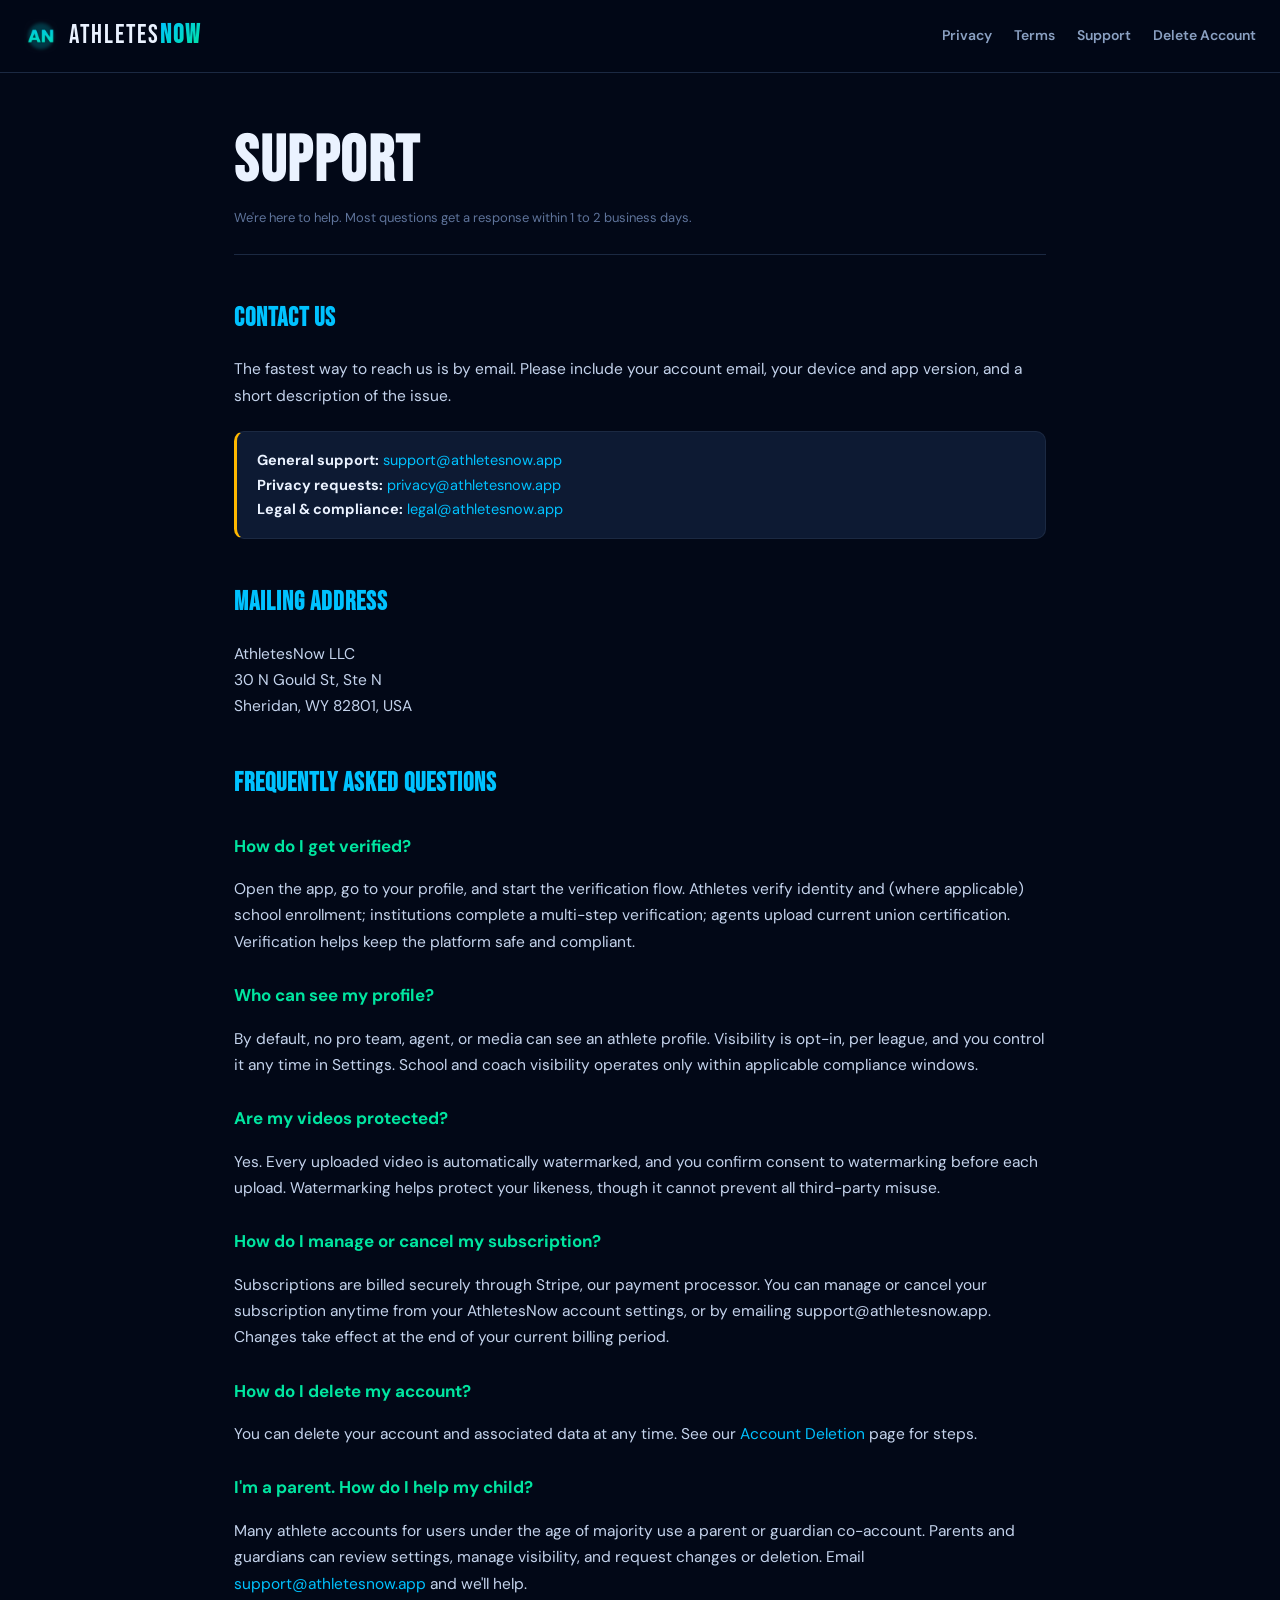
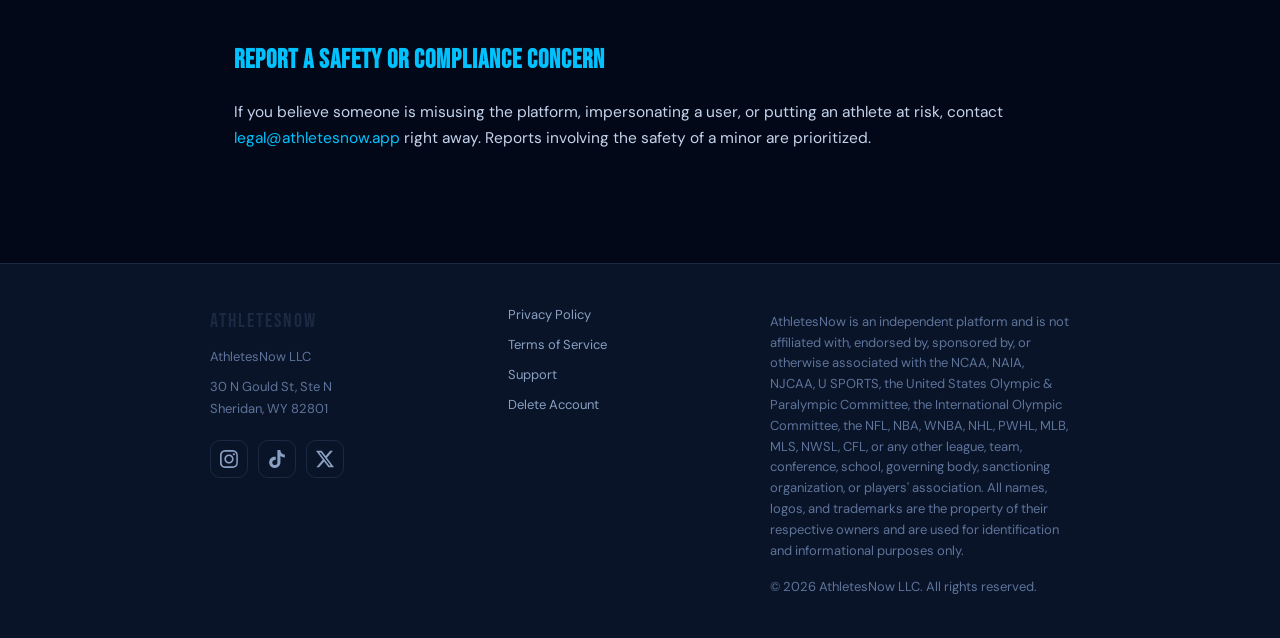
<file: support.html>
<!DOCTYPE html>
<html lang="en">
<head>
<meta charset="UTF-8">
<meta name="viewport" content="width=device-width,initial-scale=1">
<title>Support | AthletesNow</title>
<meta name="description" content="Get help with AthletesNow Contact, FAQs, and account support.">
<link rel="icon" type="image/png" href="favicon.png">
<link rel="preconnect" href="https://fonts.googleapis.com">
<link rel="preconnect" href="https://fonts.gstatic.com" crossorigin>
<link href="https://fonts.googleapis.com/css2?family=Bebas+Neue&family=DM+Sans:wght@400;500;600;700;800&display=swap" rel="stylesheet">
<link rel="stylesheet" href="style.css">
</head>
<body>
<nav class="nav">
  <a class="brand" href="/"><img src="favicon.png" alt="AthletesNow logo"><span>ATHLETES<b>NOW</b></span></a>
  <div class="links">
    <a href="/privacy.html">Privacy</a>
    <a href="/terms.html">Terms</a>
    <a href="/support.html">Support</a>
    <a href="/delete-account.html">Delete Account</a>
  </div>
</nav>
<main class="wrap legal">

<h1>Support</h1>
<p class="updated">We're here to help. Most questions get a response within 1 to 2 business days.</p>

<h2>Contact Us</h2>
<p>The fastest way to reach us is by email. Please include your account email, your device and app version, and a short description of the issue.</p>
<div class="callout"><p>
<strong>General support:</strong> <a href="mailto:support@athletesnow.app">support@athletesnow.app</a><br>
<strong>Privacy requests:</strong> <a href="mailto:privacy@athletesnow.app">privacy@athletesnow.app</a><br>
<strong>Legal & compliance:</strong> <a href="mailto:legal@athletesnow.app">legal@athletesnow.app</a>
</p></div>

<h2>Mailing Address</h2>
<p>AthletesNow LLC<br>30 N Gould St, Ste N<br>Sheridan, WY 82801, USA</p>

<h2>Frequently Asked Questions</h2>

<h3>How do I get verified?</h3>
<p>Open the app, go to your profile, and start the verification flow. Athletes verify identity and (where applicable) school enrollment; institutions complete a multi-step verification; agents upload current union certification. Verification helps keep the platform safe and compliant.</p>

<h3>Who can see my profile?</h3>
<p>By default, no pro team, agent, or media can see an athlete profile. Visibility is opt-in, per league, and you control it any time in Settings. School and coach visibility operates only within applicable compliance windows.</p>

<h3>Are my videos protected?</h3>
<p>Yes. Every uploaded video is automatically watermarked, and you confirm consent to watermarking before each upload. Watermarking helps protect your likeness, though it cannot prevent all third-party misuse.</p>

<h3>How do I manage or cancel my subscription?</h3>
<p>Subscriptions are billed securely through Stripe, our payment processor. You can manage or cancel your subscription anytime from your AthletesNow account settings, or by emailing support@athletesnow.app. Changes take effect at the end of your current billing period.</p>

<h3>How do I delete my account?</h3>
<p>You can delete your account and associated data at any time. See our <a href="/delete-account.html">Account Deletion</a> page for steps.</p>

<h3>I'm a parent. How do I help my child?</h3>
<p>Many athlete accounts for users under the age of majority use a parent or guardian co-account. Parents and guardians can review settings, manage visibility, and request changes or deletion. Email <a href="mailto:support@athletesnow.app">support@athletesnow.app</a> and we'll help.</p>

<h2>Report a Safety or Compliance Concern</h2>
<p>If you believe someone is misusing the platform, impersonating a user, or putting an athlete at risk, contact <a href="mailto:legal@athletesnow.app">legal@athletesnow.app</a> right away. Reports involving the safety of a minor are prioritized.</p>

</main>
<footer>
  <div class="inner">
    <div class="col">
      <span class="brandline">ATHLETESNOW</span>
      <span>AthletesNow LLC</span>
      <span>30 N Gould St, Ste N<br>Sheridan, WY 82801</span>
      <div class="social"><a href="https://instagram.com/athletesnowofficial" target="_blank" rel="noopener" aria-label="AthletesNow on Instagram"><svg viewBox="0 0 24 24" aria-hidden="true"><path d="M7.03.084c-1.277.06-2.149.264-2.911.563-.789.308-1.458.72-2.123 1.388S.766 3.396.461 4.188c-.295.764-.496 1.637-.552 2.914C-.147 8.377-.16 8.788-.153 12.047c.006 3.259.02 3.667.083 4.947.06 1.277.264 2.148.563 2.911.308.789.72 1.457 1.388 2.123.668.665 1.337 1.074 2.129 1.38.763.295 1.636.496 2.913.552 1.277.056 1.688.069 4.946.063 3.258-.006 3.668-.021 4.948-.081 1.28-.061 2.147-.265 2.911-.563.789-.309 1.458-.72 2.123-1.388.665-.668 1.074-1.337 1.379-2.129.295-.763.496-1.636.552-2.912.056-1.281.069-1.69.063-4.948-.006-3.258-.021-3.667-.082-4.947-.06-1.28-.264-2.149-.563-2.912-.308-.789-.72-1.457-1.388-2.123C21.298 1.33 20.628.921 19.838.616 19.074.321 18.202.12 16.924.064 15.647.008 15.236-.005 11.977.001 8.718.008 8.31.022 7.03.084m.14 21.693c-1.17-.05-1.801-.245-2.201-.403-.556-.216-.951-.464-1.361-.87-.41-.404-.658-.804-.879-1.361-.157-.4-.353-1.03-.406-2.2-.057-1.274-.06-1.66-.06-4.89.006-3.229.006-3.229.006-4.888.05-1.169.246-1.8.402-2.2.216-.556.464-.951.87-1.361.406-.41.805-.658 1.361-.879.4-.157 1.03-.352 2.2-.405 1.275-.06 1.66-.06 4.89-.06 3.228 0 3.228 0 4.887.006 1.169.051 1.8.245 2.2.403.556.216.951.464 1.36.87.41.405.658.804.88 1.361.157.4.352 1.03.405 2.2.06 1.274.064 1.66.06 4.89-.004 3.228 0 3.228-.006 4.887-.051 1.169-.245 1.8-.403 2.2-.216.556-.464.951-.87 1.361-.406.41-.804.658-1.361.879-.4.157-1.03.352-2.199.405-1.275.06-1.66.066-4.89.06-3.229-.004-3.229-.004-4.888-.005m9.86-16.141c0 .794.645 1.438 1.439 1.438.794 0 1.439-.644 1.439-1.438 0-.794-.645-1.438-1.44-1.438-.793 0-1.438.644-1.438 1.438M5.838 12.01c.006 3.402 2.766 6.151 6.169 6.145 3.402-.007 6.152-2.767 6.145-6.169-.008-3.403-2.767-6.152-6.169-6.145-3.402.007-6.152 2.766-6.145 6.169M8 12.005c-.004-2.208 1.786-4.003 3.993-4.008 2.208-.004 4.004 1.786 4.008 3.993.004 2.208-1.786 4.004-3.993 4.008C9.808 16.006 8.004 14.213 8 12.005"/></svg></a><a href="https://www.tiktok.com/@athletesnowofficial" target="_blank" rel="noopener" aria-label="AthletesNow on TikTok"><svg viewBox="0 0 24 24" aria-hidden="true"><path d="M12.525.02c1.31-.02 2.61-.01 3.91-.02.08 1.53.63 3.09 1.75 4.17 1.12 1.11 2.7 1.62 4.24 1.79v4.03c-1.44-.05-2.89-.35-4.2-.97-.57-.26-1.1-.59-1.62-.93-.01 2.92.01 5.84-.02 8.75-.08 1.4-.54 2.79-1.35 3.94-1.31 1.92-3.58 3.17-5.91 3.21-1.43.08-2.86-.31-4.08-1.03-2.02-1.19-3.44-3.37-3.65-5.71-.02-.5-.03-1-.01-1.49.18-1.9 1.12-3.72 2.58-4.96 1.66-1.44 3.98-2.13 6.15-1.72.02 1.48-.04 2.96-.04 4.44-.99-.32-2.15-.23-3.02.37-.63.41-1.11 1.04-1.36 1.75-.21.51-.15 1.07-.14 1.61.24 1.64 1.82 3.02 3.5 2.87 1.12-.01 2.19-.66 2.77-1.61.19-.33.4-.67.41-1.06.1-1.79.06-3.57.07-5.36.01-4.03-.01-8.05.02-12.07z"/></svg></a><a href="https://x.com/athletesnowapp" target="_blank" rel="noopener" aria-label="AthletesNow on X"><svg viewBox="0 0 24 24" aria-hidden="true"><path d="M18.901 1.153h3.68l-8.04 9.19L24 22.846h-7.406l-5.8-7.584-6.638 7.584H.474l8.6-9.83L0 1.154h7.594l5.243 6.932ZM17.61 20.644h2.039L6.486 3.24H4.298Z"/></svg></a></div>
    </div>
    <div class="col">
      <a href="/privacy.html">Privacy Policy</a>
      <a href="/terms.html">Terms of Service</a>
      <a href="/support.html">Support</a>
      <a href="/delete-account.html">Delete Account</a>
    </div>
    <div class="col" style="max-width:300px;">
      <span class="legal-line">AthletesNow is an independent platform and is not affiliated with, endorsed by, sponsored by, or otherwise associated with the NCAA, NAIA, NJCAA, U SPORTS, the United States Olympic &amp; Paralympic Committee, the International Olympic Committee, the NFL, NBA, WNBA, NHL, PWHL, MLB, MLS, NWSL, CFL, or any other league, team, conference, school, governing body, sanctioning organization, or players' association. All names, logos, and trademarks are the property of their respective owners and are used for identification and informational purposes only.</span>
      <span class="legal-line">© 2026 AthletesNow LLC. All rights reserved.</span>
    </div>
  </div>
</footer>
</body>
</html>
</file>
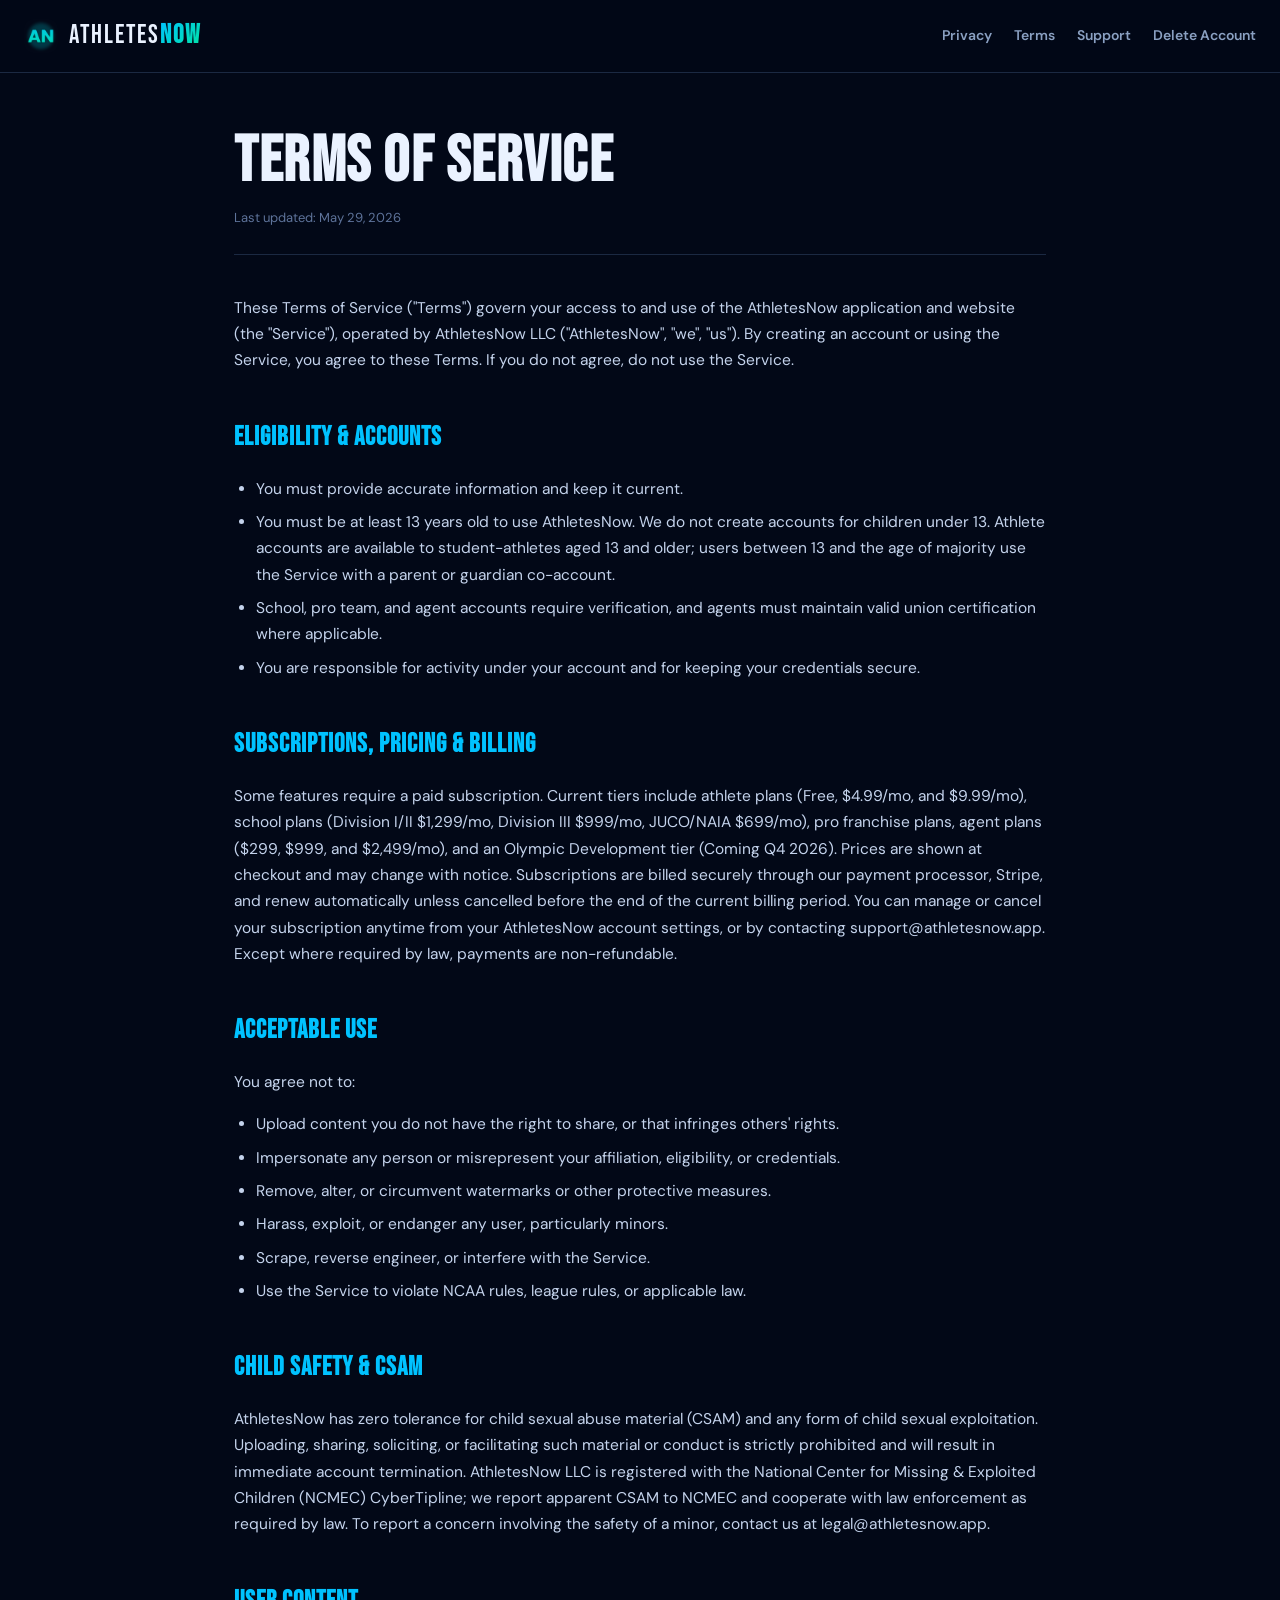
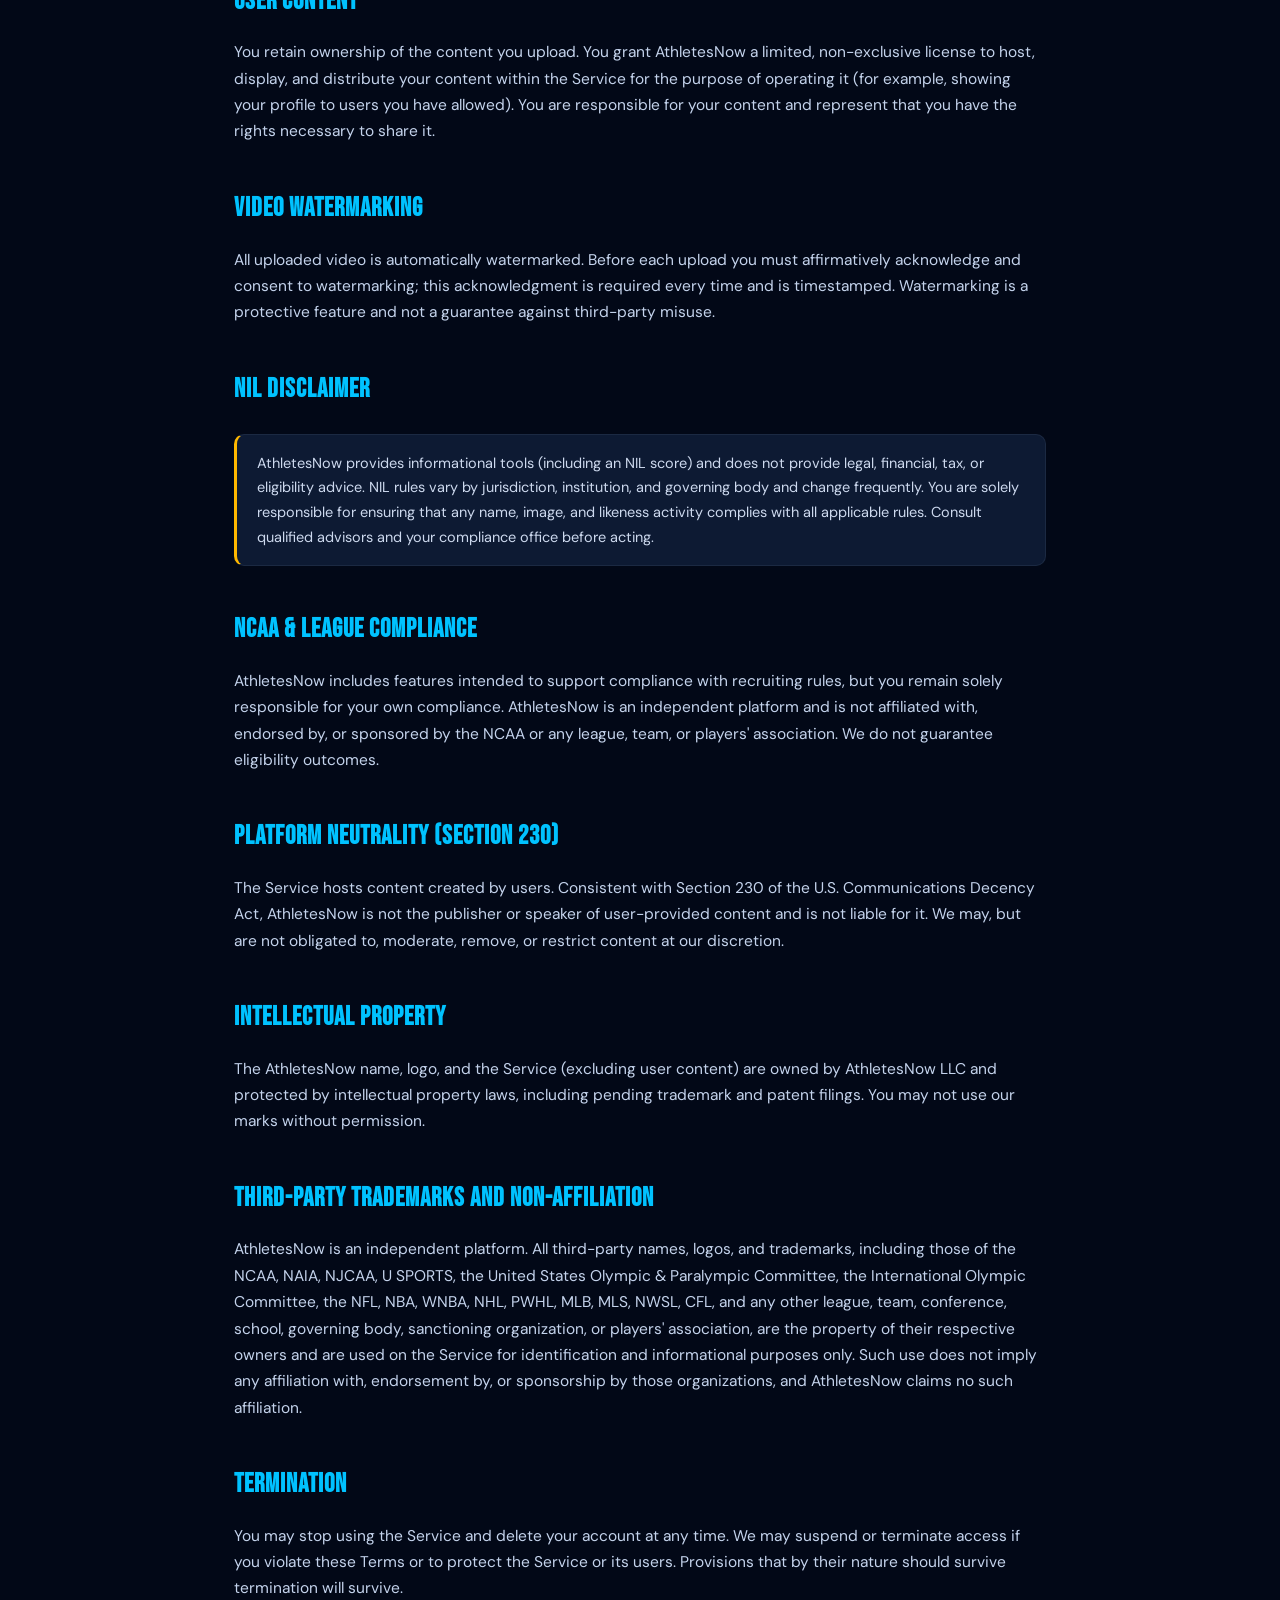
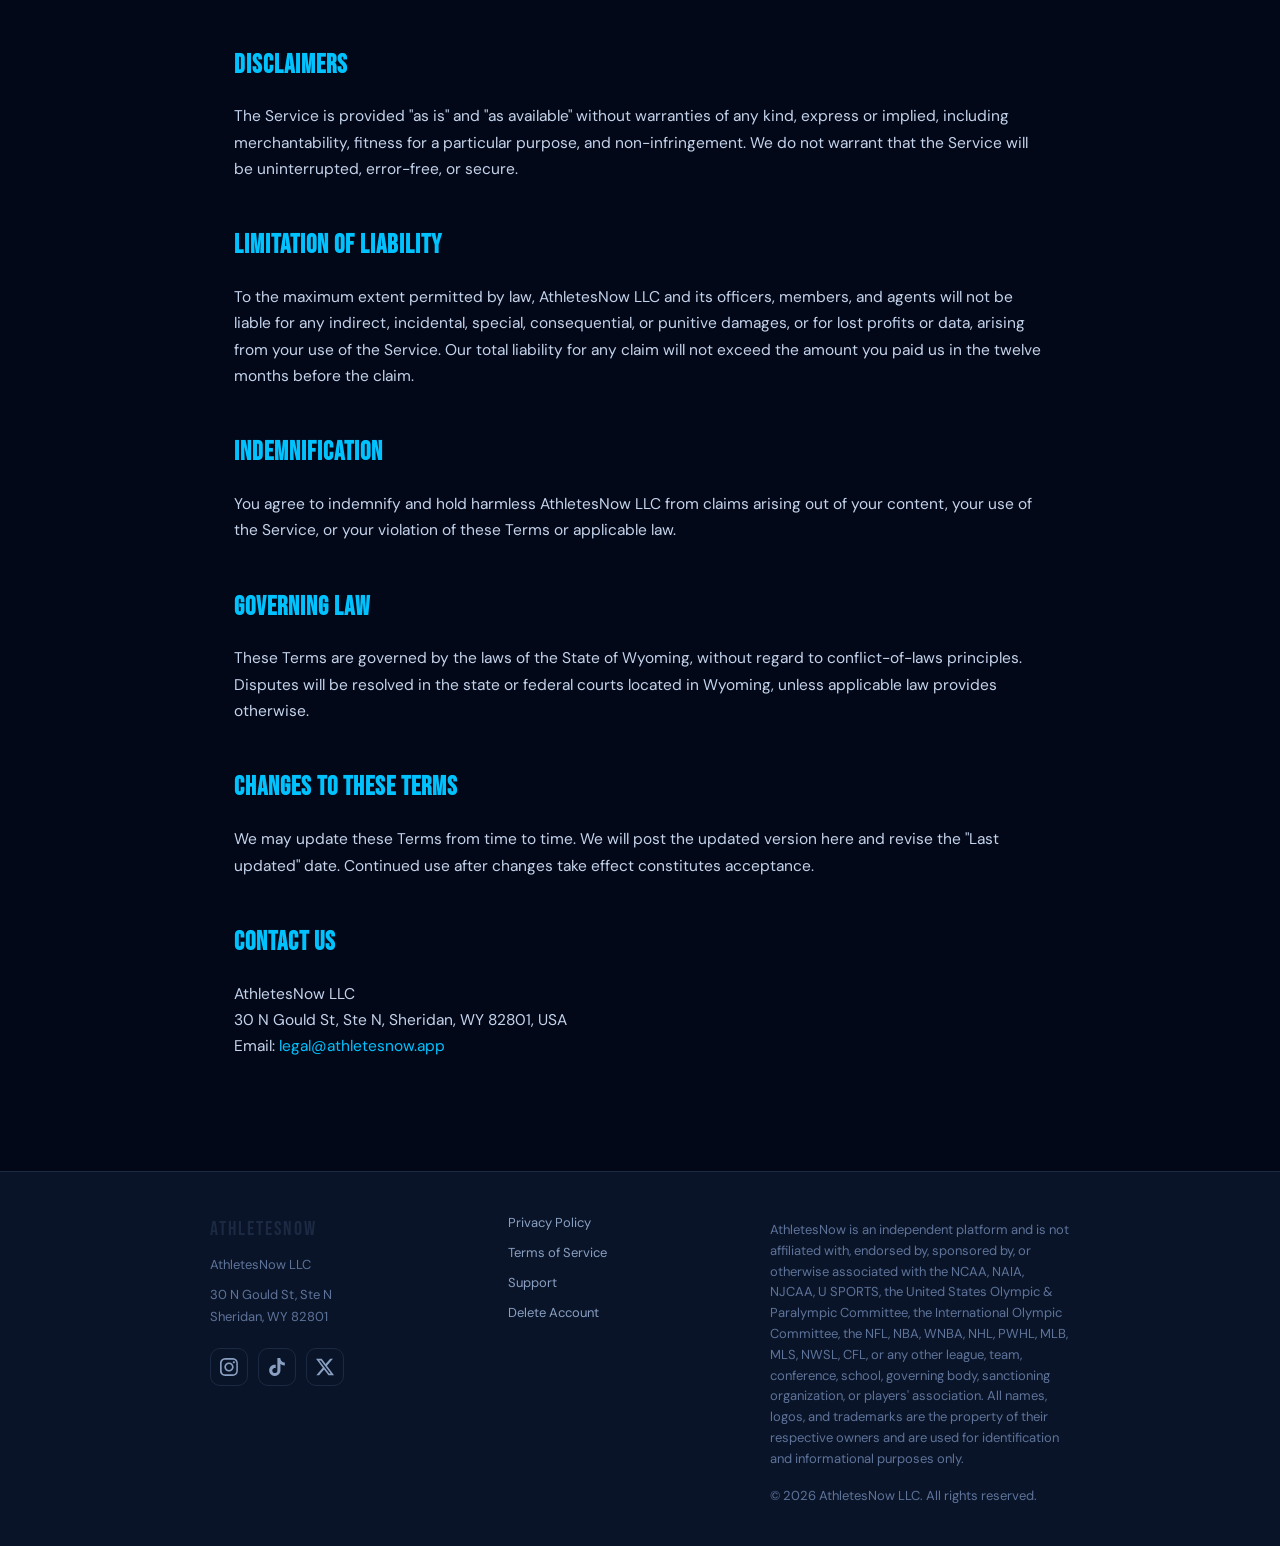
<file: terms.html>
<!DOCTYPE html>
<html lang="en">
<head>
<meta charset="UTF-8">
<meta name="viewport" content="width=device-width,initial-scale=1">
<title>Terms of Service | AthletesNow</title>
<meta name="description" content="The terms governing your use of AthletesNow.">
<link rel="icon" type="image/png" href="favicon.png">
<link rel="preconnect" href="https://fonts.googleapis.com">
<link rel="preconnect" href="https://fonts.gstatic.com" crossorigin>
<link href="https://fonts.googleapis.com/css2?family=Bebas+Neue&family=DM+Sans:wght@400;500;600;700;800&display=swap" rel="stylesheet">
<link rel="stylesheet" href="style.css">
</head>
<body>
<nav class="nav">
  <a class="brand" href="/"><img src="favicon.png" alt="AthletesNow logo"><span>ATHLETES<b>NOW</b></span></a>
  <div class="links">
    <a href="/privacy.html">Privacy</a>
    <a href="/terms.html">Terms</a>
    <a href="/support.html">Support</a>
    <a href="/delete-account.html">Delete Account</a>
  </div>
</nav>
<main class="wrap legal">

<h1>Terms of Service</h1>
<p class="updated">Last updated: May 29, 2026</p>

<p>These Terms of Service ("Terms") govern your access to and use of the AthletesNow application and website (the "Service"), operated by AthletesNow LLC ("AthletesNow", "we", "us"). By creating an account or using the Service, you agree to these Terms. If you do not agree, do not use the Service.</p>

<h2>Eligibility & Accounts</h2>
<ul>
  <li>You must provide accurate information and keep it current.</li>
  <li>You must be at least 13 years old to use AthletesNow. We do not create accounts for children under 13. Athlete accounts are available to student-athletes aged 13 and older; users between 13 and the age of majority use the Service with a parent or guardian co-account.</li>
  <li>School, pro team, and agent accounts require verification, and agents must maintain valid union certification where applicable.</li>
  <li>You are responsible for activity under your account and for keeping your credentials secure.</li>
</ul>

<h2>Subscriptions, Pricing & Billing</h2>
<p>Some features require a paid subscription. Current tiers include athlete plans (Free, $4.99/mo, and $9.99/mo), school plans (Division I/II $1,299/mo, Division III $999/mo, JUCO/NAIA $699/mo), pro franchise plans, agent plans ($299, $999, and $2,499/mo), and an Olympic Development tier (Coming Q4 2026). Prices are shown at checkout and may change with notice. Subscriptions are billed securely through our payment processor, Stripe, and renew automatically unless cancelled before the end of the current billing period. You can manage or cancel your subscription anytime from your AthletesNow account settings, or by contacting support@athletesnow.app. Except where required by law, payments are non-refundable.</p>

<h2>Acceptable Use</h2>
<p>You agree not to:</p>
<ul>
  <li>Upload content you do not have the right to share, or that infringes others' rights.</li>
  <li>Impersonate any person or misrepresent your affiliation, eligibility, or credentials.</li>
  <li>Remove, alter, or circumvent watermarks or other protective measures.</li>
  <li>Harass, exploit, or endanger any user, particularly minors.</li>
  <li>Scrape, reverse engineer, or interfere with the Service.</li>
  <li>Use the Service to violate NCAA rules, league rules, or applicable law.</li>
</ul>

<h2>Child Safety &amp; CSAM</h2>
<p>AthletesNow has zero tolerance for child sexual abuse material (CSAM) and any form of child sexual exploitation. Uploading, sharing, soliciting, or facilitating such material or conduct is strictly prohibited and will result in immediate account termination. AthletesNow LLC is registered with the National Center for Missing &amp; Exploited Children (NCMEC) CyberTipline; we report apparent CSAM to NCMEC and cooperate with law enforcement as required by law. To report a concern involving the safety of a minor, contact us at legal@athletesnow.app.</p>

<h2>User Content</h2>
<p>You retain ownership of the content you upload. You grant AthletesNow a limited, non-exclusive license to host, display, and distribute your content within the Service for the purpose of operating it (for example, showing your profile to users you have allowed). You are responsible for your content and represent that you have the rights necessary to share it.</p>

<h2>Video Watermarking</h2>
<p>All uploaded video is automatically watermarked. Before each upload you must affirmatively acknowledge and consent to watermarking; this acknowledgment is required every time and is timestamped. Watermarking is a protective feature and not a guarantee against third-party misuse.</p>

<h2>NIL Disclaimer</h2>
<div class="callout"><p>AthletesNow provides informational tools (including an NIL score) and does not provide legal, financial, tax, or eligibility advice. NIL rules vary by jurisdiction, institution, and governing body and change frequently. You are solely responsible for ensuring that any name, image, and likeness activity complies with all applicable rules. Consult qualified advisors and your compliance office before acting.</p></div>

<h2>NCAA & League Compliance</h2>
<p>AthletesNow includes features intended to support compliance with recruiting rules, but you remain solely responsible for your own compliance. AthletesNow is an independent platform and is not affiliated with, endorsed by, or sponsored by the NCAA or any league, team, or players' association. We do not guarantee eligibility outcomes.</p>

<h2>Platform Neutrality (Section 230)</h2>
<p>The Service hosts content created by users. Consistent with Section 230 of the U.S. Communications Decency Act, AthletesNow is not the publisher or speaker of user-provided content and is not liable for it. We may, but are not obligated to, moderate, remove, or restrict content at our discretion.</p>

<h2>Intellectual Property</h2>
<p>The AthletesNow name, logo, and the Service (excluding user content) are owned by AthletesNow LLC and protected by intellectual property laws, including pending trademark and patent filings. You may not use our marks without permission.</p>

<h2>Third-Party Trademarks and Non-Affiliation</h2>
<p>AthletesNow is an independent platform. All third-party names, logos, and trademarks, including those of the NCAA, NAIA, NJCAA, U SPORTS, the United States Olympic &amp; Paralympic Committee, the International Olympic Committee, the NFL, NBA, WNBA, NHL, PWHL, MLB, MLS, NWSL, CFL, and any other league, team, conference, school, governing body, sanctioning organization, or players' association, are the property of their respective owners and are used on the Service for identification and informational purposes only. Such use does not imply any affiliation with, endorsement by, or sponsorship by those organizations, and AthletesNow claims no such affiliation.</p>

<h2>Termination</h2>
<p>You may stop using the Service and delete your account at any time. We may suspend or terminate access if you violate these Terms or to protect the Service or its users. Provisions that by their nature should survive termination will survive.</p>

<h2>Disclaimers</h2>
<p>The Service is provided "as is" and "as available" without warranties of any kind, express or implied, including merchantability, fitness for a particular purpose, and non-infringement. We do not warrant that the Service will be uninterrupted, error-free, or secure.</p>

<h2>Limitation of Liability</h2>
<p>To the maximum extent permitted by law, AthletesNow LLC and its officers, members, and agents will not be liable for any indirect, incidental, special, consequential, or punitive damages, or for lost profits or data, arising from your use of the Service. Our total liability for any claim will not exceed the amount you paid us in the twelve months before the claim.</p>

<h2>Indemnification</h2>
<p>You agree to indemnify and hold harmless AthletesNow LLC from claims arising out of your content, your use of the Service, or your violation of these Terms or applicable law.</p>

<h2>Governing Law</h2>
<p>These Terms are governed by the laws of the State of Wyoming, without regard to conflict-of-laws principles. Disputes will be resolved in the state or federal courts located in Wyoming, unless applicable law provides otherwise.</p>

<h2>Changes to These Terms</h2>
<p>We may update these Terms from time to time. We will post the updated version here and revise the "Last updated" date. Continued use after changes take effect constitutes acceptance.</p>

<h2>Contact Us</h2>
<p>AthletesNow LLC<br>
30 N Gould St, Ste N, Sheridan, WY 82801, USA<br>
Email: <a href="mailto:legal@athletesnow.app">legal@athletesnow.app</a></p>

</main>
<footer>
  <div class="inner">
    <div class="col">
      <span class="brandline">ATHLETESNOW</span>
      <span>AthletesNow LLC</span>
      <span>30 N Gould St, Ste N<br>Sheridan, WY 82801</span>
      <div class="social"><a href="https://instagram.com/athletesnowofficial" target="_blank" rel="noopener" aria-label="AthletesNow on Instagram"><svg viewBox="0 0 24 24" aria-hidden="true"><path d="M7.03.084c-1.277.06-2.149.264-2.911.563-.789.308-1.458.72-2.123 1.388S.766 3.396.461 4.188c-.295.764-.496 1.637-.552 2.914C-.147 8.377-.16 8.788-.153 12.047c.006 3.259.02 3.667.083 4.947.06 1.277.264 2.148.563 2.911.308.789.72 1.457 1.388 2.123.668.665 1.337 1.074 2.129 1.38.763.295 1.636.496 2.913.552 1.277.056 1.688.069 4.946.063 3.258-.006 3.668-.021 4.948-.081 1.28-.061 2.147-.265 2.911-.563.789-.309 1.458-.72 2.123-1.388.665-.668 1.074-1.337 1.379-2.129.295-.763.496-1.636.552-2.912.056-1.281.069-1.69.063-4.948-.006-3.258-.021-3.667-.082-4.947-.06-1.28-.264-2.149-.563-2.912-.308-.789-.72-1.457-1.388-2.123C21.298 1.33 20.628.921 19.838.616 19.074.321 18.202.12 16.924.064 15.647.008 15.236-.005 11.977.001 8.718.008 8.31.022 7.03.084m.14 21.693c-1.17-.05-1.801-.245-2.201-.403-.556-.216-.951-.464-1.361-.87-.41-.404-.658-.804-.879-1.361-.157-.4-.353-1.03-.406-2.2-.057-1.274-.06-1.66-.06-4.89.006-3.229.006-3.229.006-4.888.05-1.169.246-1.8.402-2.2.216-.556.464-.951.87-1.361.406-.41.805-.658 1.361-.879.4-.157 1.03-.352 2.2-.405 1.275-.06 1.66-.06 4.89-.06 3.228 0 3.228 0 4.887.006 1.169.051 1.8.245 2.2.403.556.216.951.464 1.36.87.41.405.658.804.88 1.361.157.4.352 1.03.405 2.2.06 1.274.064 1.66.06 4.89-.004 3.228 0 3.228-.006 4.887-.051 1.169-.245 1.8-.403 2.2-.216.556-.464.951-.87 1.361-.406.41-.804.658-1.361.879-.4.157-1.03.352-2.199.405-1.275.06-1.66.066-4.89.06-3.229-.004-3.229-.004-4.888-.005m9.86-16.141c0 .794.645 1.438 1.439 1.438.794 0 1.439-.644 1.439-1.438 0-.794-.645-1.438-1.44-1.438-.793 0-1.438.644-1.438 1.438M5.838 12.01c.006 3.402 2.766 6.151 6.169 6.145 3.402-.007 6.152-2.767 6.145-6.169-.008-3.403-2.767-6.152-6.169-6.145-3.402.007-6.152 2.766-6.145 6.169M8 12.005c-.004-2.208 1.786-4.003 3.993-4.008 2.208-.004 4.004 1.786 4.008 3.993.004 2.208-1.786 4.004-3.993 4.008C9.808 16.006 8.004 14.213 8 12.005"/></svg></a><a href="https://www.tiktok.com/@athletesnowofficial" target="_blank" rel="noopener" aria-label="AthletesNow on TikTok"><svg viewBox="0 0 24 24" aria-hidden="true"><path d="M12.525.02c1.31-.02 2.61-.01 3.91-.02.08 1.53.63 3.09 1.75 4.17 1.12 1.11 2.7 1.62 4.24 1.79v4.03c-1.44-.05-2.89-.35-4.2-.97-.57-.26-1.1-.59-1.62-.93-.01 2.92.01 5.84-.02 8.75-.08 1.4-.54 2.79-1.35 3.94-1.31 1.92-3.58 3.17-5.91 3.21-1.43.08-2.86-.31-4.08-1.03-2.02-1.19-3.44-3.37-3.65-5.71-.02-.5-.03-1-.01-1.49.18-1.9 1.12-3.72 2.58-4.96 1.66-1.44 3.98-2.13 6.15-1.72.02 1.48-.04 2.96-.04 4.44-.99-.32-2.15-.23-3.02.37-.63.41-1.11 1.04-1.36 1.75-.21.51-.15 1.07-.14 1.61.24 1.64 1.82 3.02 3.5 2.87 1.12-.01 2.19-.66 2.77-1.61.19-.33.4-.67.41-1.06.1-1.79.06-3.57.07-5.36.01-4.03-.01-8.05.02-12.07z"/></svg></a><a href="https://x.com/athletesnowapp" target="_blank" rel="noopener" aria-label="AthletesNow on X"><svg viewBox="0 0 24 24" aria-hidden="true"><path d="M18.901 1.153h3.68l-8.04 9.19L24 22.846h-7.406l-5.8-7.584-6.638 7.584H.474l8.6-9.83L0 1.154h7.594l5.243 6.932ZM17.61 20.644h2.039L6.486 3.24H4.298Z"/></svg></a></div>
    </div>
    <div class="col">
      <a href="/privacy.html">Privacy Policy</a>
      <a href="/terms.html">Terms of Service</a>
      <a href="/support.html">Support</a>
      <a href="/delete-account.html">Delete Account</a>
    </div>
    <div class="col" style="max-width:300px;">
      <span class="legal-line">AthletesNow is an independent platform and is not affiliated with, endorsed by, sponsored by, or otherwise associated with the NCAA, NAIA, NJCAA, U SPORTS, the United States Olympic &amp; Paralympic Committee, the International Olympic Committee, the NFL, NBA, WNBA, NHL, PWHL, MLB, MLS, NWSL, CFL, or any other league, team, conference, school, governing body, sanctioning organization, or players' association. All names, logos, and trademarks are the property of their respective owners and are used for identification and informational purposes only.</span>
      <span class="legal-line">© 2026 AthletesNow LLC. All rights reserved.</span>
    </div>
  </div>
</footer>
</body>
</html>
</file>
<file: style.css>
/* AthletesNow! — shared styles */
:root{
  --navy:#020817;
  --navy-2:#0a1428;
  --card:#0d1a33;
  --border:#1b2942;
  --cyan:#00C2FF;
  --green:#00E5A0;
  --gold:#FFB800;
  --text:#EAF2FF;
  --muted:#8aa0c2;
  --muted-2:#5e739a;
}
*{box-sizing:border-box;-webkit-tap-highlight-color:transparent;}
html{scroll-behavior:smooth;}
body{
  margin:0;background:var(--navy);color:var(--text);
  font-family:'DM Sans',system-ui,sans-serif;
  font-size:16px;line-height:1.7;overflow-x:hidden;
}
::selection{background:var(--cyan);color:var(--navy);}
::-webkit-scrollbar{width:10px;}
::-webkit-scrollbar-track{background:var(--navy);}
::-webkit-scrollbar-thumb{background:var(--border);border-radius:5px;}
a{color:var(--cyan);text-decoration:none;}
a:hover{text-decoration:underline;}

/* ── Top nav ── */
.nav{
  position:sticky;top:0;z-index:50;
  display:flex;align-items:center;justify-content:space-between;
  padding:14px 24px;background:rgba(2,8,23,.82);
  backdrop-filter:blur(14px);border-bottom:1px solid var(--border);
}
.nav .brand{display:flex;align-items:center;gap:11px;font-family:'Bebas Neue',sans-serif;
  font-size:26px;letter-spacing:2px;color:var(--text);}
.nav .brand img{width:34px;height:34px;border-radius:9px;}
.nav .brand b{background:linear-gradient(135deg,var(--cyan),var(--green));
  -webkit-background-clip:text;background-clip:text;color:transparent;}
.nav .links{display:flex;gap:22px;align-items:center;}
.nav .links a{color:var(--muted);font-size:14px;font-weight:600;text-decoration:none;}
.nav .links a:hover{color:var(--text);}
@media(max-width:680px){.nav .links{gap:14px;}.nav .links a{font-size:12px;}}

/* ── Layout ── */
.wrap{max-width:860px;margin:0 auto;padding:56px 24px 96px;}
.legal h1{font-family:'Bebas Neue',sans-serif;font-size:clamp(38px,7vw,64px);
  letter-spacing:1.5px;line-height:1.02;margin:0 0 6px;}
.legal .updated{color:var(--muted-2);font-size:13px;margin-bottom:40px;
  border-bottom:1px solid var(--border);padding-bottom:24px;}
.legal h2{font-family:'Bebas Neue',sans-serif;font-size:26px;letter-spacing:1px;
  color:var(--cyan);margin:42px 0 10px;}
.legal h3{font-size:17px;font-weight:700;color:var(--green);margin:26px 0 6px;}
.legal p,.legal li{color:#c4d3ec;font-size:15.5px;}
.legal ul{padding-left:22px;}
.legal li{margin-bottom:7px;}
.legal strong{color:var(--text);}
.callout{background:var(--card);border:1px solid var(--border);
  border-left:3px solid var(--gold);border-radius:10px;padding:16px 20px;margin:22px 0;}
.callout p{margin:0;font-size:14.5px;color:#cdd9ee;}

/* ── Footer ── */
footer{border-top:1px solid var(--border);background:var(--navy-2);
  padding:40px 24px;color:var(--muted-2);font-size:13px;}
footer .inner{max-width:860px;margin:0 auto;display:flex;
  justify-content:space-between;flex-wrap:wrap;gap:18px;}
footer .col{display:flex;flex-direction:column;gap:8px;}
footer a{color:var(--muted);}
footer .legal-line{margin-top:8px;color:var(--muted-2);max-width:520px;line-height:1.6;}
footer .brandline{font-family:'Bebas Neue',sans-serif;font-size:20px;letter-spacing:2px;
  color:var(--border);}

/* ── Social ── */
.social{display:flex;gap:10px;margin-top:12px;}
.social a{display:grid;place-items:center;width:38px;height:38px;border:1px solid var(--border);border-radius:10px;color:var(--muted);transition:color .2s,border-color .2s,background .2s,transform .12s;}
.social a:hover{color:var(--navy);background:var(--cyan);border-color:var(--cyan);transform:translateY(-2px);text-decoration:none;}
.social svg{width:18px;height:18px;fill:currentColor;}
</file>
